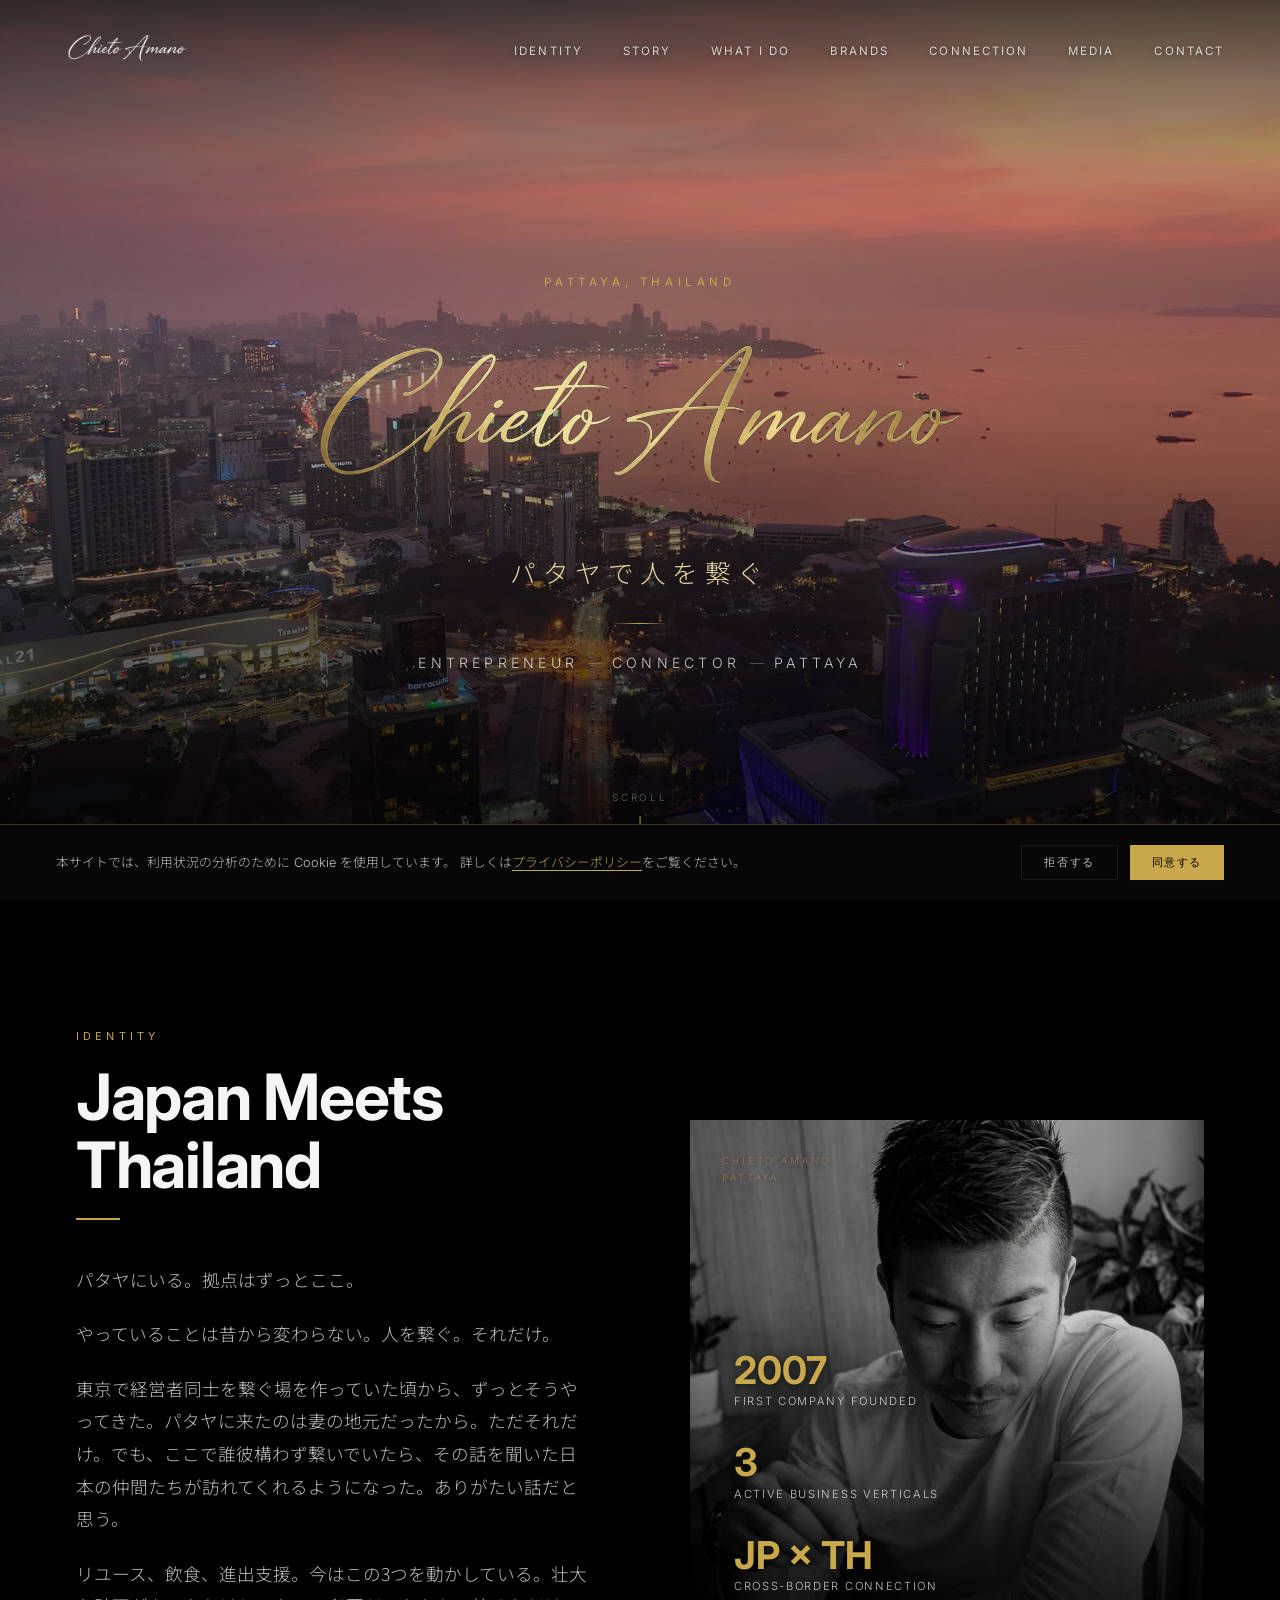
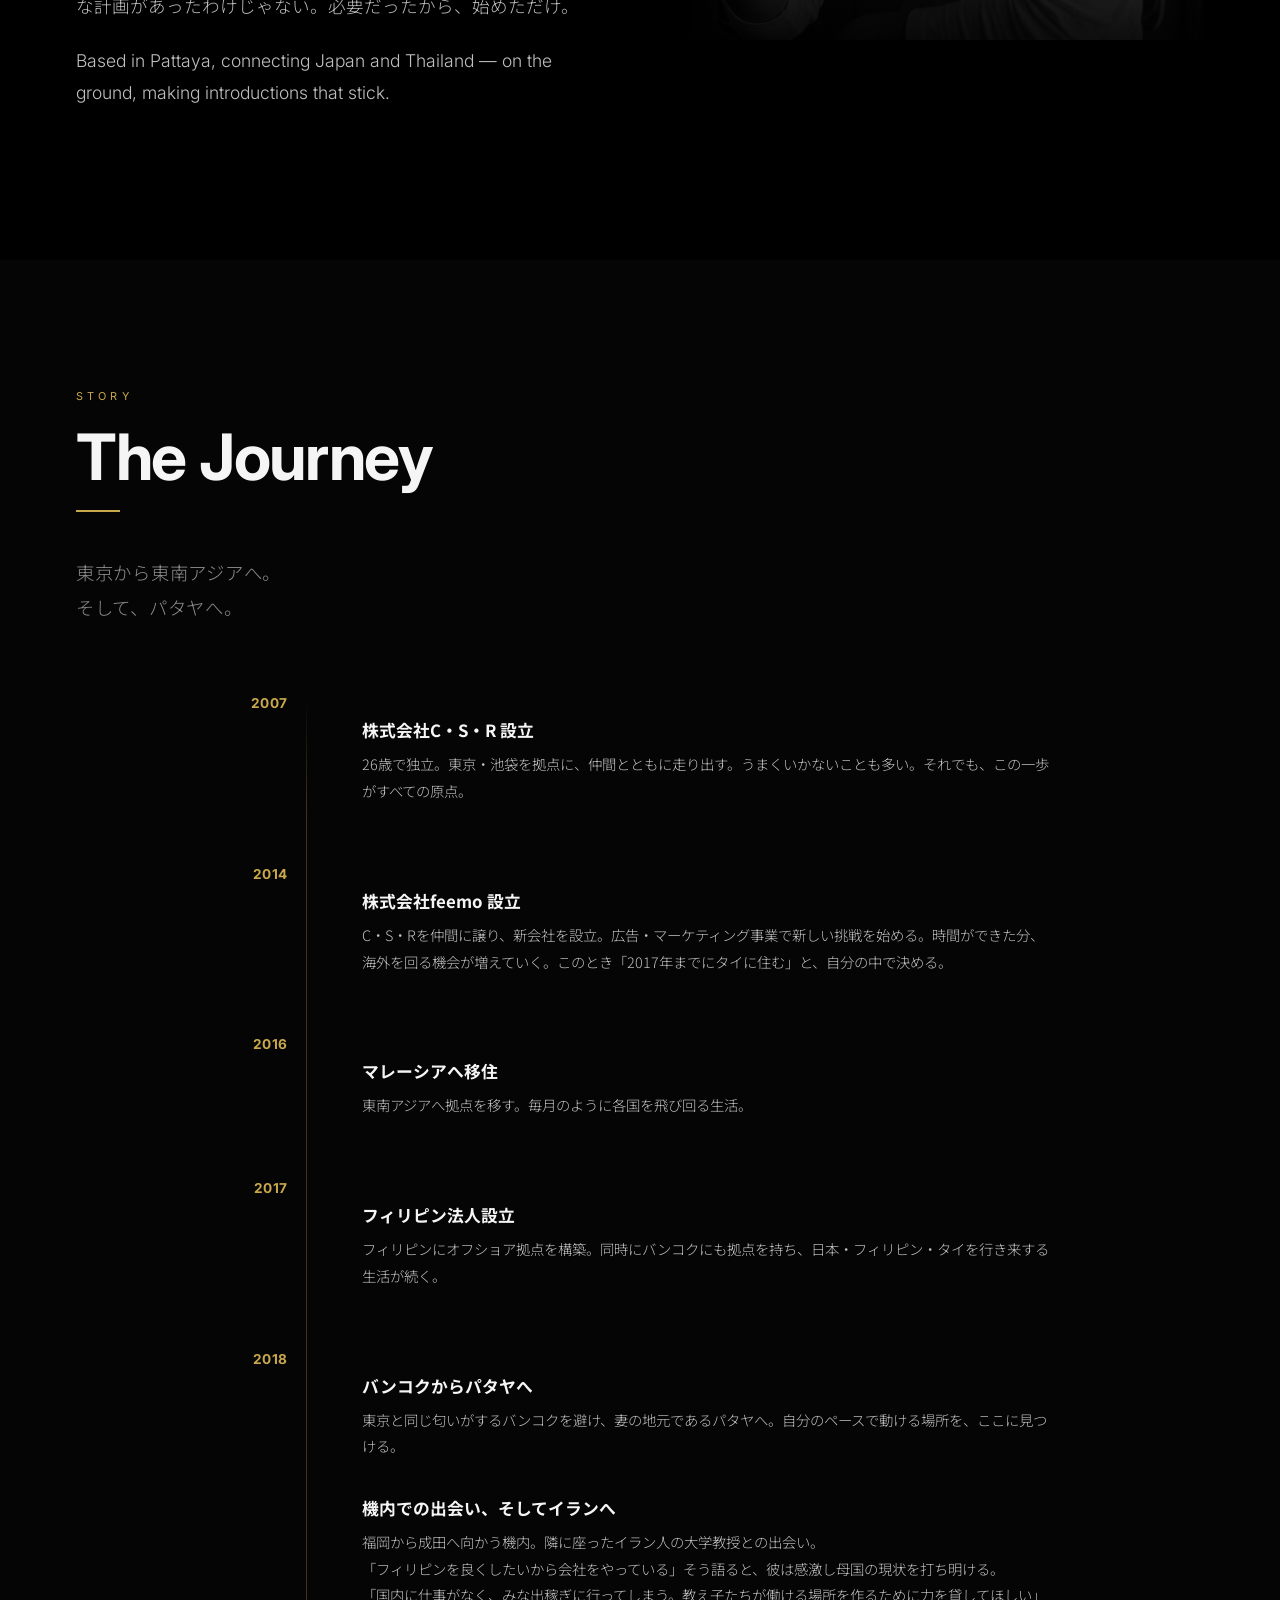
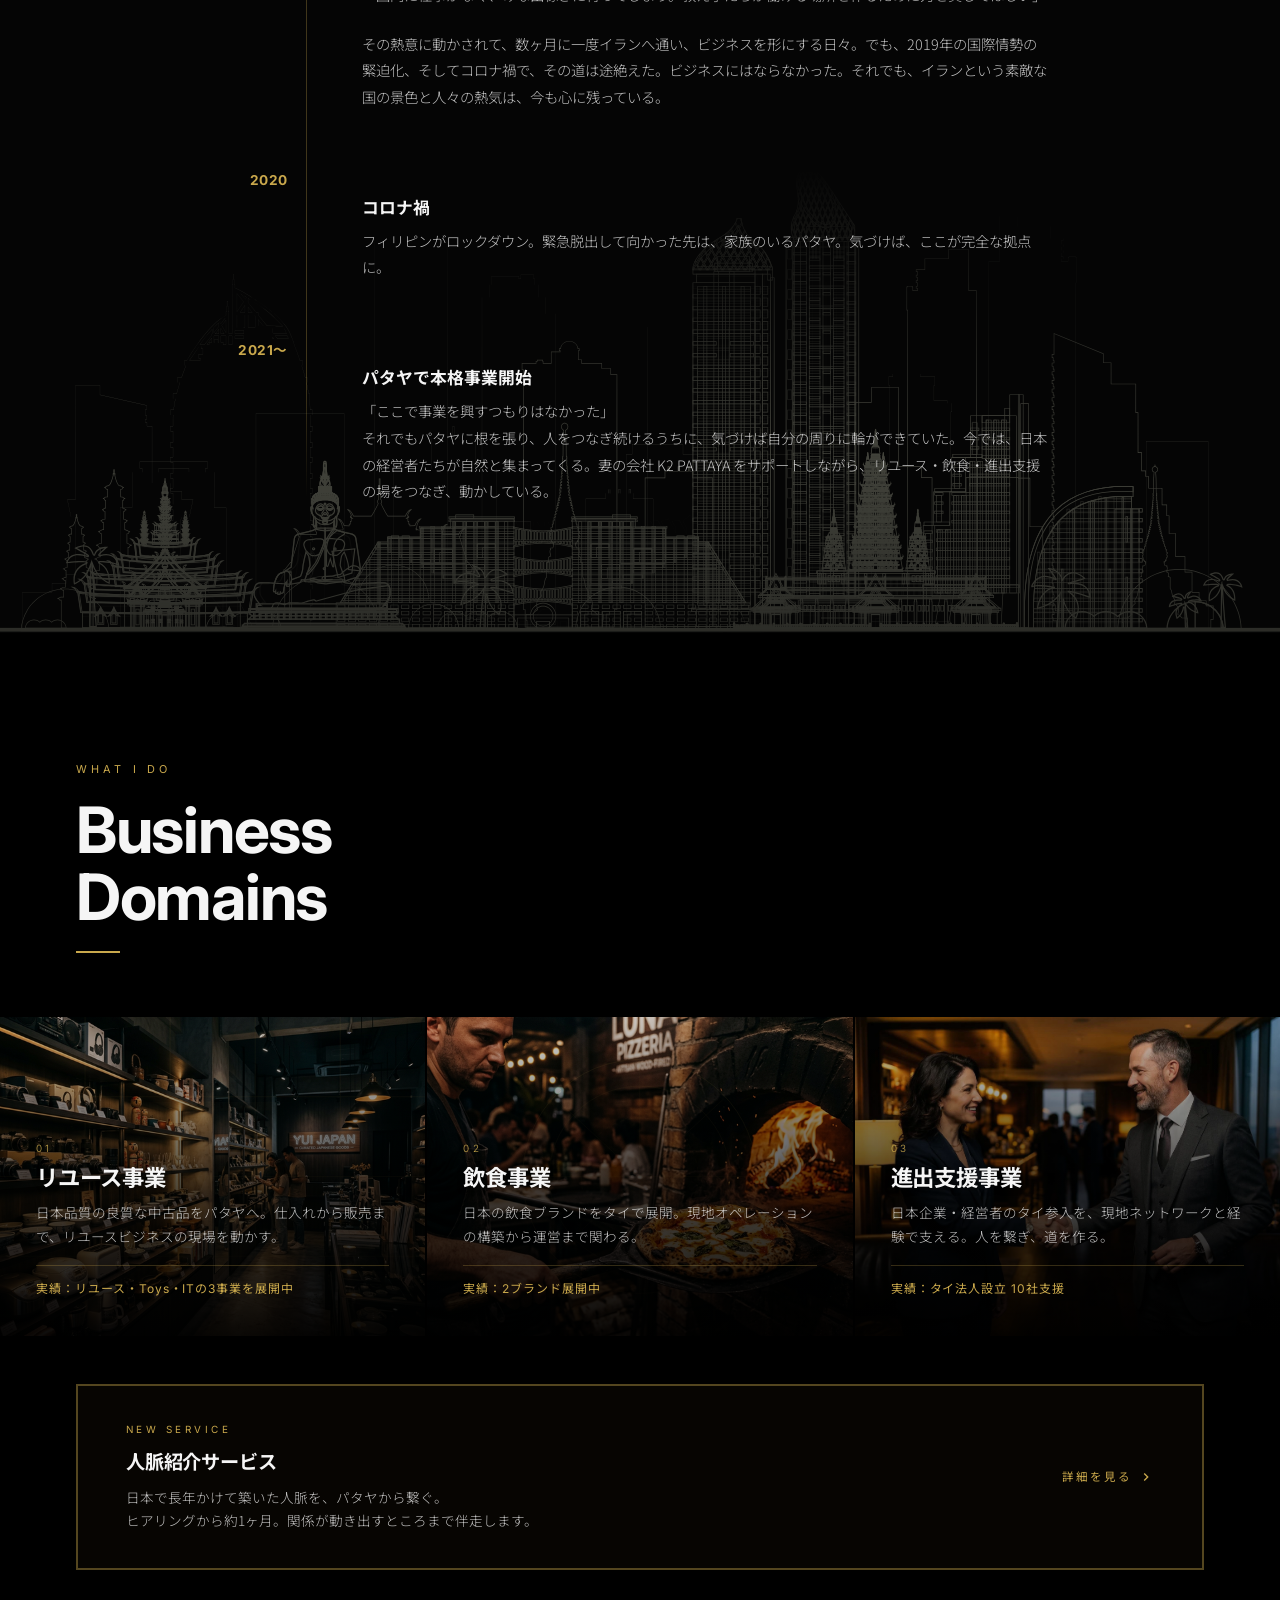
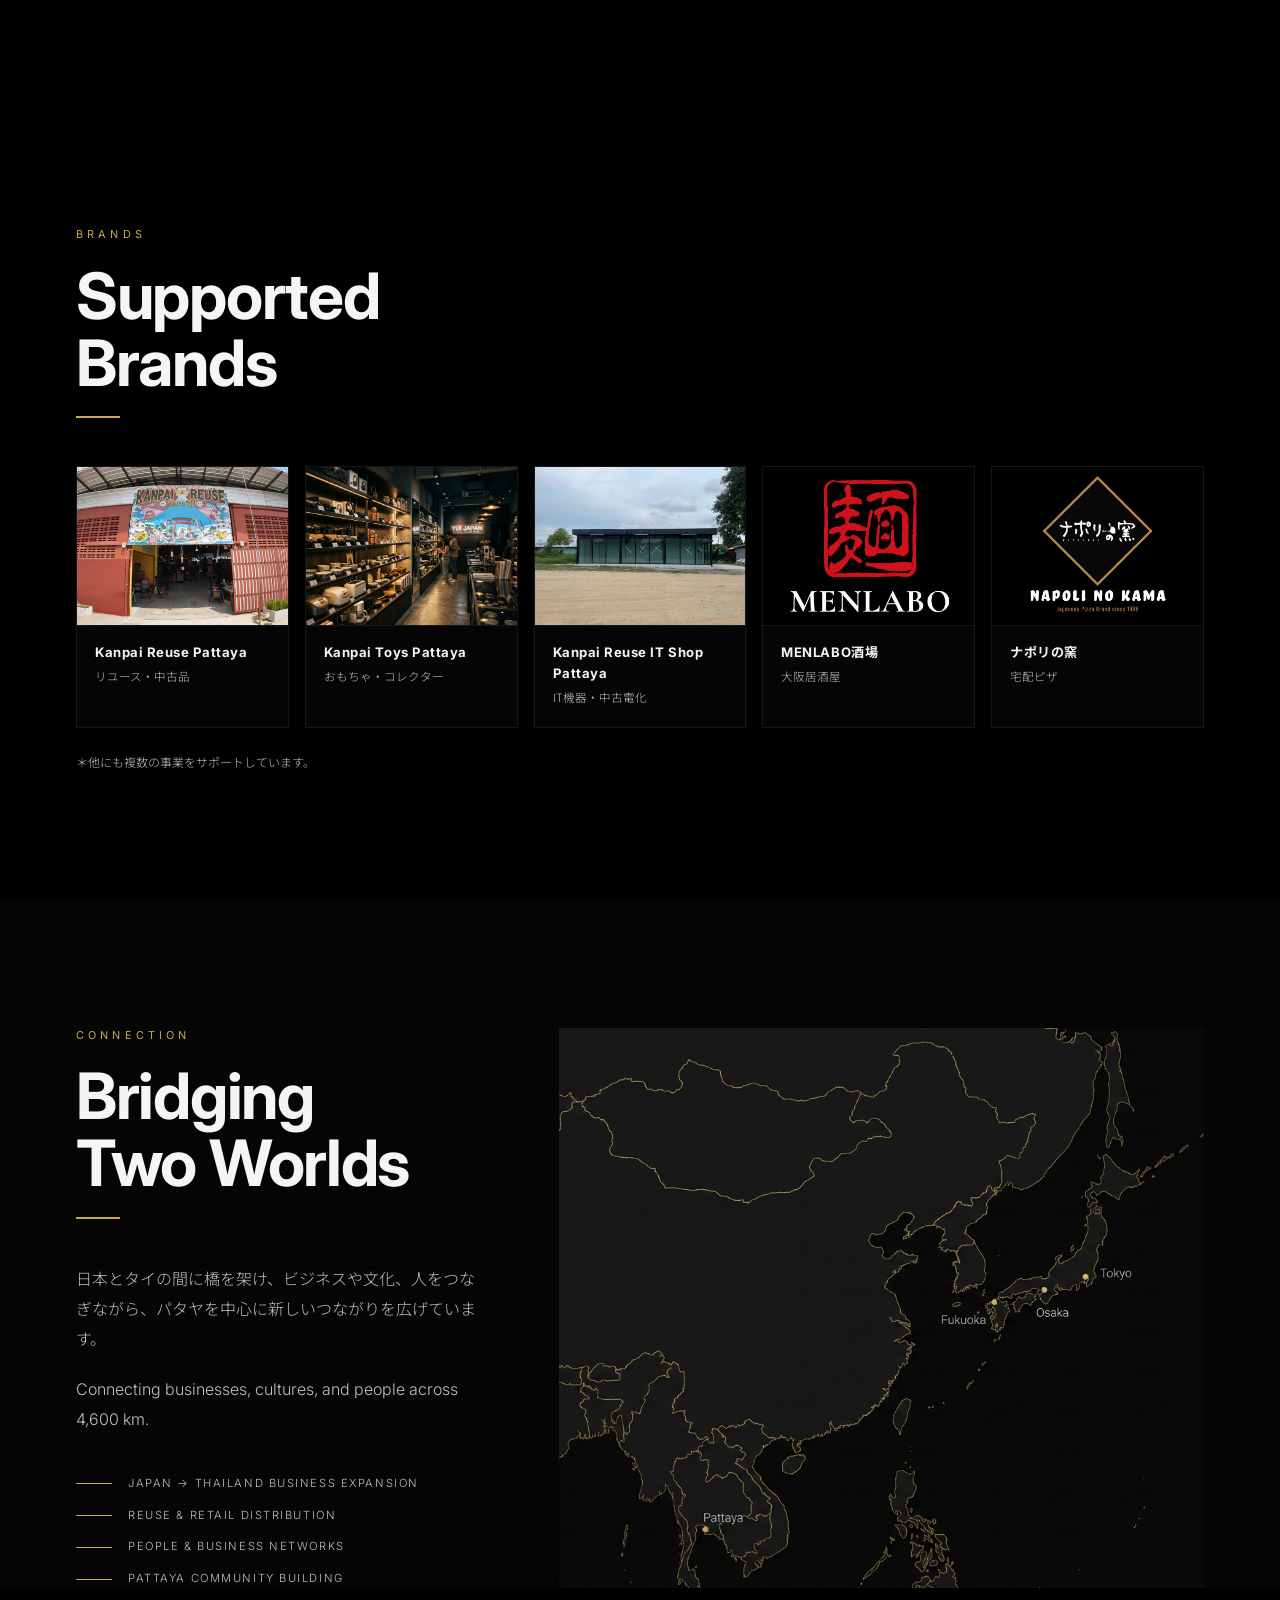
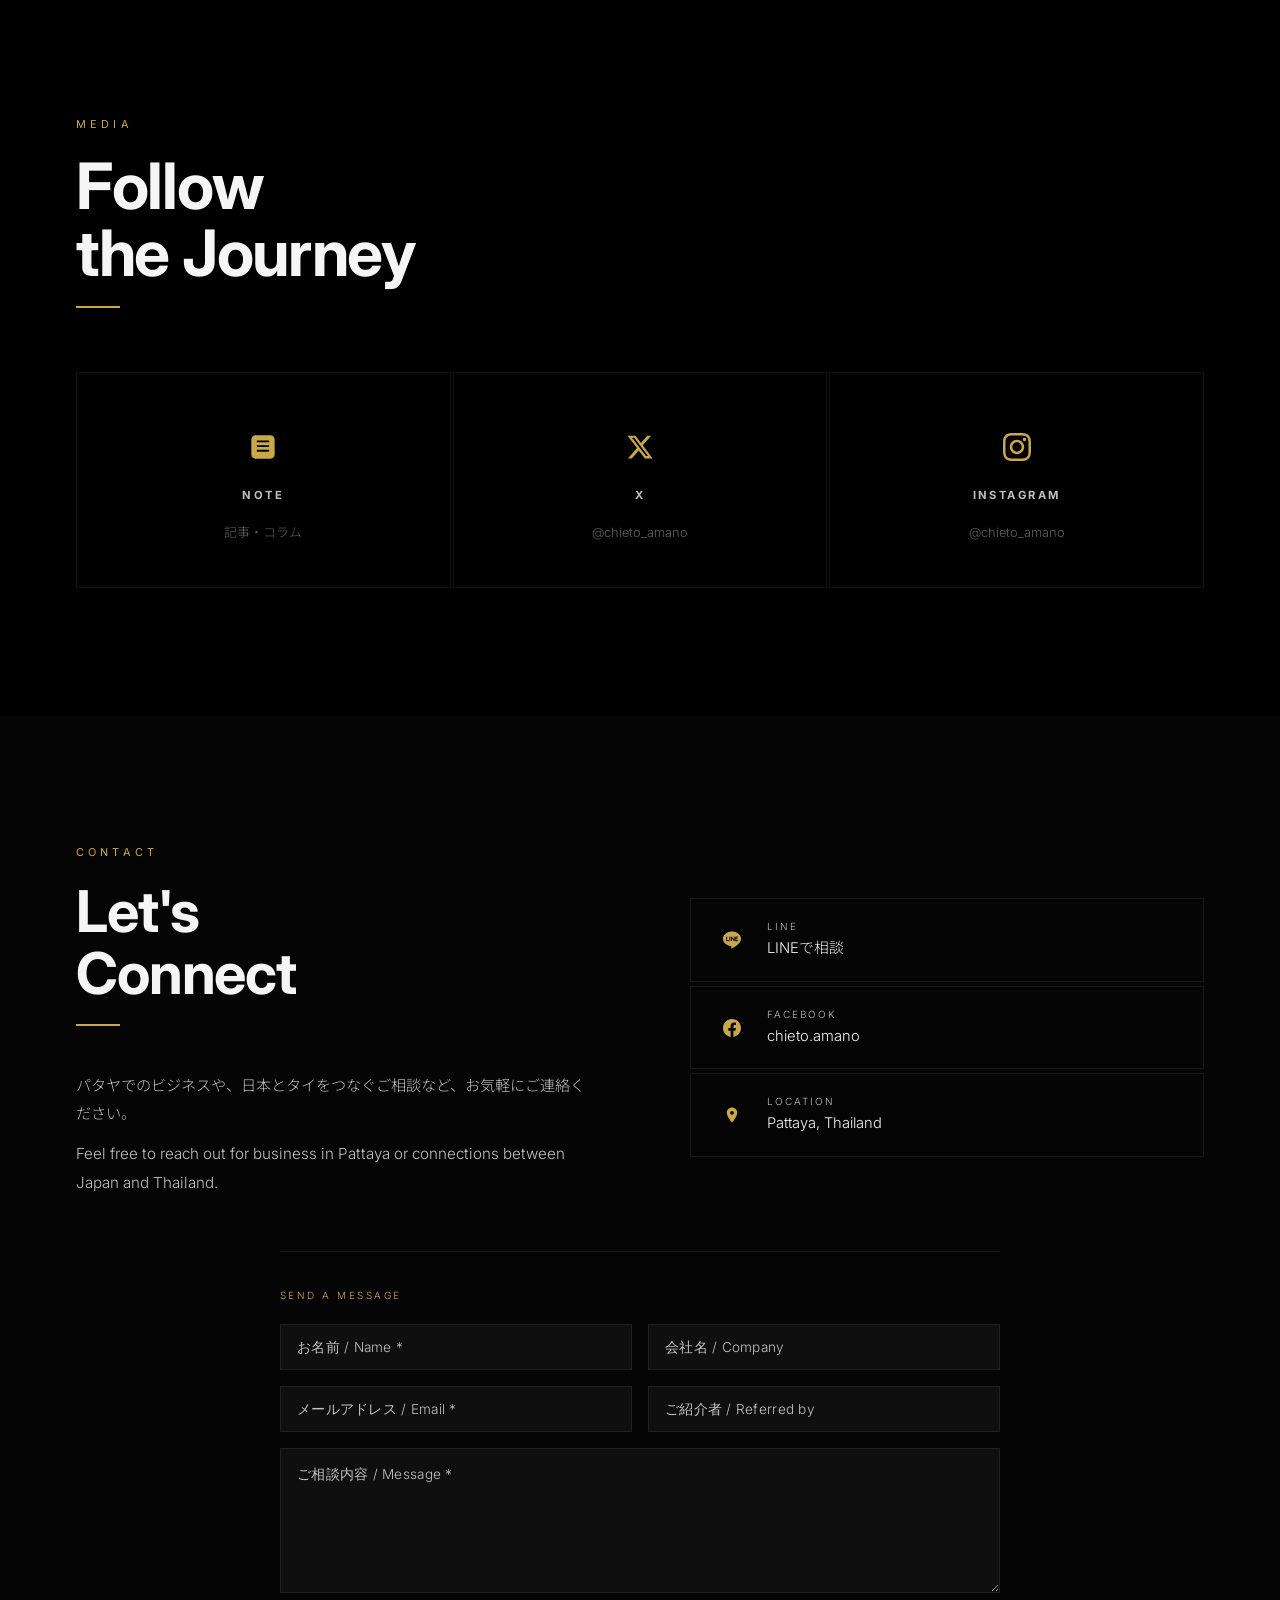
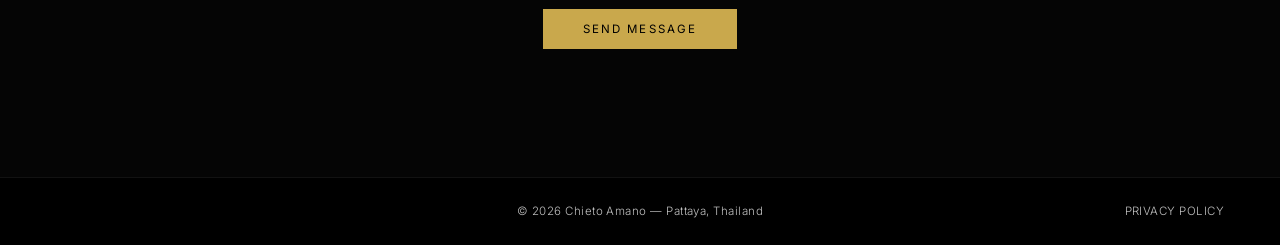
<file: index.html>
<!DOCTYPE html>
<html lang="ja">

<head>
  <meta charset="UTF-8">
  <meta name="viewport" content="width=device-width, initial-scale=1.0">
  <meta name="description"
    content="タイ・パタヤを拠点に、日本とタイを繋ぐコネクター。飲食店やリユース事業を展開しつつ、タイ進出やビジネスに挑戦する人々のサポート役として、現地での縁を紡いでいます。">
  <meta name="keywords"
    content="Chieto Amano, 天野智仁, Pattaya, K2 Pattaya, Japan Thailand business, connector, entrepreneur, Kanpai Reuse, MENLABO">
  <meta name="author" content="Chieto Amano">
  <meta property="og:title" content="Chieto Amano | パタヤの日本人コネクター | 日本とタイを繋ぐ">
  <meta property="og:description"
    content="タイ・パタヤを拠点に、日本とタイを繋ぐコネクター。飲食店やリユース事業を展開しつつ、タイ進出やビジネスに挑戦する人々のサポート役として、現地での縁を紡いでいます。">
  <meta property="og:type" content="website">
  <meta property="og:url" content="https://chietoamano.com/">
  <meta property="og:image" content="https://chietoamano.com/images/og-image.png">
  <meta property="og:locale" content="ja_JP">
  <meta name="twitter:card" content="summary_large_image">
  <meta name="twitter:title" content="Chieto Amano | パタヤの日本人コネクター | 日本とタイを繋ぐ">
  <meta name="twitter:description"
    content="タイ・パタヤを拠点に、日本とタイを繋ぐコネクター。飲食店やリユース事業を展開しつつ、タイ進出やビジネスに挑戦する人々のサポート役として、現地での縁を紡いでいます。">
  <meta name="twitter:image" content="https://chietoamano.com/images/og-image.png">
  <meta name="robots" content="index, follow">
  <link rel="canonical" href="https://chietoamano.com/">
  <title>Chieto Amano | タイ・パタヤの日本人コネクター | 進出支援・リユース・飲食</title>

  <link rel="icon" type="image/svg+xml" href="/favicon.svg">
  <link rel="shortcut icon" href="/favicon.ico">
  <link rel="apple-touch-icon" sizes="180x180" href="/apple-touch-icon.png">
  <link rel="manifest" href="/site.webmanifest">

  <!-- Google Analytics (GA4) -->
  <script async src="https://www.googletagmanager.com/gtag/js?id=G-QHN047XV1Y"></script>
  <script>
    window.dataLayer = window.dataLayer || [];
    function gtag() { dataLayer.push(arguments); }
    gtag('js', new Date());
    gtag('config', 'G-QHN047XV1Y');
  </script>

  <!-- Microsoft Clarity -->
  <script type="text/javascript">
    (function (c, l, a, r, i, t, y) {
      c[a] = c[a] || function () { (c[a].q = c[a].q || []).push(arguments) };
      t = l.createElement(r); t.async = 1; t.src = "https://www.clarity.ms/tag/" + i;
      y = l.getElementsByTagName(r)[0]; y.parentNode.insertBefore(t, y);
    })(window, document, "clarity", "script", "vvpe8lqsrz");
  </script>

  <link rel="preconnect" href="https://fonts.googleapis.com">
  <link rel="preconnect" href="https://fonts.gstatic.com" crossorigin>
  <link
    href="https://fonts.googleapis.com/css2?family=Inter:wght@300;400;700&family=Noto+Sans+JP:wght@300;400;700;900&display=swap"
    rel="stylesheet">
  <link rel="stylesheet" href="style.css">
  <link rel="stylesheet" href="footer.css">


  <!-- JSON-LD Structured Data -->
  <script type="application/ld+json">
  {
    "@context": "https://schema.org",
    "@graph": [
      {
        "@type": "Person",
        "name": "Chieto Amano",
        "alternateName": "天野智仁",
        "jobTitle": "Entrepreneur / Business Connector",
        "description": "Entrepreneur and connector based in Pattaya, Thailand. Building businesses, connecting people, and bridging Japan and Thailand.",
        "url": "https://chietoamano.com/",
        "email": "amano@k2pattaya.co.th",
        "address": {
          "@type": "PostalAddress",
          "addressLocality": "Pattaya",
          "addressRegion": "Chon Buri",
          "addressCountry": "TH"
        },
        "sameAs": [
          "https://note.com/chieto_amano",
          "https://x.com/chieto_amano",
          "https://www.instagram.com/chieto_amano/",
          "https://facebook.com/chieto.amano"
        ]
      },
      {
        "@type": "WebSite",
        "name": "Chieto Amano",
        "url": "https://chietoamano.com/",
        "description": "Entrepreneur and connector based in Pattaya, Thailand. Building businesses, connecting people, and bridging Japan and Thailand.",
        "inLanguage": "ja"
      }
    ]
  }
  </script>
</head>

<body>

  <a href="#main-content" class="skip-link">コンテンツへスキップ</a>

  <!-- ═══════════════════════════ NAVIGATION ═══════════════════════════ -->
  <nav id="navbar">
    <a href="#hero" class="nav-logo">
      <img src="images/chieto-amano-signature-white-black-bg.png" alt="Chieto Amano">
    </a>
    <ul class="nav-links" id="navLinks">
      <li><a href="#identity">Identity</a></li>
      <li><a href="#story">Story</a></li>
      <li><a href="#projects">What I Do</a></li>
      <li><a href="#brands">Brands</a></li>
      <li><a href="#network">Connection</a></li>
      <li><a href="#media">Media</a></li>
      <li><a href="#contact">Contact</a></li>
    </ul>
    <button class="nav-toggle" id="navToggle" aria-label="Menu" aria-expanded="false">
      <span></span><span></span><span></span>
    </button>
  </nav>

  <main id="main-content">

  <!-- ═══════════════════════════ HERO ═══════════════════════════ -->
  <section id="hero" aria-label="Hero">
    <div class="hero-bg" id="heroBg"></div>


    <div class="hero-glow" aria-hidden="true"></div>
    <div class="hero-glow-2" aria-hidden="true"></div>

    <div class="hero-content">
      <p class="hero-eyebrow">Pattaya, Thailand</p>
      <h1 class="hero-name">
        <img src="images/chieto-amano-signature-gold-black-bg.png" alt="天野智仁 - タイ・パタヤのビジネスコネクター" class="hero-name-logo">
        <span class="sr-only">天野智仁 — タイ・パタヤを拠点に日本とタイを繋ぐビジネスコネクター</span>
      </h1>
      <p class="hero-japanese">パタヤで人を繋ぐ</p>
      <div class="hero-rule" aria-hidden="true"></div>
      <p class="hero-tagline">
        <span>Entrepreneur</span>
        <span class="tagline-sep">&mdash;</span>
        <span>Connector</span>
        <span class="tagline-sep">&mdash;</span>
        <span>Pattaya</span>
      </p>
    </div>

    <div class="hero-scroll-hint" aria-hidden="true">
      <span>Scroll</span>
      <div class="scroll-bar"></div>
    </div>
  </section>


  <!-- ═══════════════════════════ IDENTITY ═══════════════════════════ -->
  <section id="identity" aria-labelledby="identity-heading">
    <div class="container">
      <div class="identity-grid">

        <div class="identity-body fade-in">
          <span class="section-eyebrow">Identity</span>
          <h2 class="section-title" id="identity-heading">Japan Meets<br>Thailand</h2>
          <div class="section-rule" aria-hidden="true"></div>
          <p class="identity-jp">パタヤにいる。拠点はずっとここ。</p>
          <p class="identity-jp">やっていることは昔から変わらない。人を繋ぐ。それだけ。</p>
          <p class="identity-jp">東京で経営者同士を繋ぐ場を作っていた頃から、ずっとそうやってきた。パタヤに来たのは妻の地元だったから。ただそれだけ。でも、ここで誰彼構わず繋いでいたら、その話を聞いた日本の仲間たちが訪れてくれるようになった。ありがたい話だと思う。</p>
          <p class="identity-jp">リユース、飲食、進出支援。今はこの3つを動かしている。壮大な計画があったわけじゃない。必要だったから、始めただけ。</p>
          <p>Based in Pattaya, connecting Japan and Thailand — on the ground, making introductions that stick.</p>
          <!-- <div class="tags">
            <span class="tag">Entrepreneur</span>
            <span class="tag">Connector</span>
            <span class="tag">Pattaya</span>
            <span class="tag">Japan × Thailand</span>
            <span class="tag">K2 Pattaya</span>
          </div> -->
        </div>

        <div class="identity-visual fade-in" style="transition-delay:0.18s;">
          <div class="identity-visual-bg"></div>
          <!-- SVG decorative element -->
          <svg style="position:absolute;inset:0;width:100%;height:100%;opacity:0.04;" viewBox="0 0 480 520"
            preserveAspectRatio="xMidYMid slice">
            <line x1="0" y1="130" x2="480" y2="130" stroke="#C9A84C" stroke-width="0.5" />
            <line x1="0" y1="260" x2="480" y2="260" stroke="#C9A84C" stroke-width="0.5" />
            <line x1="0" y1="390" x2="480" y2="390" stroke="#C9A84C" stroke-width="0.5" />
            <line x1="120" y1="0" x2="120" y2="520" stroke="#C9A84C" stroke-width="0.5" />
            <line x1="240" y1="0" x2="240" y2="520" stroke="#C9A84C" stroke-width="0.5" />
            <line x1="360" y1="0" x2="360" y2="520" stroke="#C9A84C" stroke-width="0.5" />
            <circle cx="240" cy="240" r="80" stroke="#C9A84C" stroke-width="0.8" fill="none" />
            <circle cx="240" cy="240" r="140" stroke="#C9A84C" stroke-width="0.4" fill="none" />
          </svg>
          <span class="identity-photo-label">Chieto Amano<br>Pattaya</span>
          <div class="identity-stats">
            <div class="stat-row">
              <span class="stat-num">2007</span>
              <span class="stat-label">First Company Founded</span>
            </div>
            <div class="stat-row">
              <span class="stat-num">3</span>
              <span class="stat-label">Active Business Verticals</span>
            </div>
            <div class="stat-row">
              <span class="stat-num">JP × TH</span>
              <span class="stat-label">Cross-Border Connection</span>
            </div>
          </div>
        </div>

      </div>
    </div>
  </section>


  <!-- ═══════════════════════════ STORY ═══════════════════════════ -->
  <section id="story" aria-labelledby="story-heading">
    <img src="images/pattaya-skyline.svg" class="story-skyline" alt="" aria-hidden="true">
    <div class="container">
      <div class="fade-in">
        <span class="section-eyebrow">Story</span>
        <h2 class="section-title" id="story-heading">The Journey</h2>
        <div class="section-rule" aria-hidden="true"></div>
        <p class="story-lead">東京から東南アジアへ。<br>そして、パタヤへ。</p>
      </div>

      <div class="timeline-wrap" style="margin-top:64px;">
        <div class="timeline-line" aria-hidden="true"></div>

        <div class="tl-item fade-in" style="transition-delay:0.05s;">
          <div class="tl-year">2007</div>

          <div class="tl-body">
            <h3 class="tl-title">株式会社C・S・R 設立</h3>
            <p class="tl-desc">26歳で独立。東京・池袋を拠点に、仲間とともに走り出す。うまくいかないことも多い。それでも、この一歩がすべての原点。</p>
          </div>
        </div>

        <div class="tl-item fade-in" style="transition-delay:0.12s;">
          <div class="tl-year">2014</div>

          <div class="tl-body">
            <h3 class="tl-title">株式会社feemo 設立</h3>
            <p class="tl-desc">
              C・S・Rを仲間に譲り、新会社を設立。広告・マーケティング事業で新しい挑戦を始める。時間ができた分、海外を回る機会が増えていく。このとき「2017年までにタイに住む」と、自分の中で決める。</p>
          </div>
        </div>

        <div class="tl-item fade-in" style="transition-delay:0.19s;">
          <div class="tl-year">2016</div>

          <div class="tl-body">
            <h3 class="tl-title">マレーシアへ移住</h3>
            <p class="tl-desc">東南アジアへ拠点を移す。毎月のように各国を飛び回る生活。</p>
          </div>
        </div>

        <div class="tl-item fade-in" style="transition-delay:0.26s;">
          <div class="tl-year">2017</div>

          <div class="tl-body">
            <h3 class="tl-title">フィリピン法人設立</h3>
            <p class="tl-desc">フィリピンにオフショア拠点を構築。同時にバンコクにも拠点を持ち、日本・フィリピン・タイを行き来する生活が続く。</p>
          </div>
        </div>

        <div class="tl-item fade-in" style="transition-delay:0.33s;">
          <div class="tl-year">2018</div>

          <div class="tl-body">
            <h3 class="tl-title">バンコクからパタヤへ</h3>
            <p class="tl-desc">東京と同じ匂いがするバンコクを避け、妻の地元であるパタヤへ。自分のペースで動ける場所を、ここに見つける。</p>

            <h3 class="tl-title" style="margin-top: 36px;">機内での出会い、そしてイランへ</h3>
            <p class="tl-desc">福岡から成田へ向かう機内。隣に座ったイラン人の大学教授との出会い。</p>
            <p class="tl-desc">「フィリピンを良くしたいから会社をやっている」そう語ると、彼は感激し母国の現状を打ち明ける。</p>
            <p class="tl-desc" style="margin-bottom: 1.5em;">「国内に仕事がなく、みな出稼ぎに行ってしまう。教え子たちが働ける場所を作るために力を貸してほしい」</p>
            <p class="tl-desc">
              その熱意に動かされて、数ヶ月に一度イランへ通い、ビジネスを形にする日々。でも、2019年の国際情勢の緊迫化、そしてコロナ禍で、その道は途絶えた。ビジネスにはならなかった。それでも、イランという素敵な国の景色と人々の熱気は、今も心に残っている。
            </p>
          </div>
        </div>

        <div class="tl-item fade-in" style="transition-delay:0.4s;">
          <div class="tl-year">2020</div>

          <div class="tl-body">
            <h3 class="tl-title">コロナ禍</h3>
            <p class="tl-desc">フィリピンがロックダウン。緊急脱出して向かった先は、家族のいるパタヤ。気づけば、ここが完全な拠点に。</p>
          </div>
        </div>

        <div class="tl-item fade-in" style="transition-delay:0.47s;">
          <div class="tl-year">2021〜</div>

          <div class="tl-body">
            <h3 class="tl-title">パタヤで本格事業開始</h3>
            <p class="tl-desc">「ここで事業を興すつもりはなかった」</p>
            <p class="tl-desc">それでもパタヤに根を張り、人をつなぎ続けるうちに、気づけば自分の周りに輪ができていた。今では、日本の経営者たちが自然と集まってくる。妻の会社 K2 PATTAYA をサポートしながら、リユース・飲食・進出支援の場をつなぎ、動かしている。</p>
          </div>
        </div>

      </div>
    </div>
  </section>


  <!-- ═══════════════════════════ PROJECTS ═══════════════════════════ -->
  <section id="projects" aria-labelledby="projects-heading">
    <div class="container projects-intro">
      <div class="fade-in">
        <span class="section-eyebrow">What I Do</span>
        <h2 class="section-title" id="projects-heading">Business<br>Domains</h2>
        <div class="section-rule" aria-hidden="true"></div>
      </div>
    </div>

    <div class="projects-grid fade-in" style="transition-delay:0.15s;">

      <article class="pcard">
        <div class="pcard-bg pcard-bg-1" aria-hidden="true">
          <svg class="pcard-grid-svg" viewBox="0 0 400 300" preserveAspectRatio="xMidYMid slice">
            <line x1="0" y1="75" x2="400" y2="75" stroke="#C9A84C" stroke-width="0.6" />
            <line x1="0" y1="150" x2="400" y2="150" stroke="#C9A84C" stroke-width="0.6" />
            <line x1="0" y1="225" x2="400" y2="225" stroke="#C9A84C" stroke-width="0.6" />
            <line x1="80" y1="0" x2="80" y2="300" stroke="#C9A84C" stroke-width="0.6" />
            <line x1="160" y1="0" x2="160" y2="300" stroke="#C9A84C" stroke-width="0.6" />
            <line x1="240" y1="0" x2="240" y2="300" stroke="#C9A84C" stroke-width="0.6" />
            <line x1="320" y1="0" x2="320" y2="300" stroke="#C9A84C" stroke-width="0.6" />
            <rect x="140" y="80" width="120" height="8" fill="rgba(201,168,76,0.25)" rx="1" />
            <rect x="140" y="140" width="120" height="8" fill="rgba(201,168,76,0.25)" rx="1" />
            <rect x="140" y="200" width="120" height="8" fill="rgba(201,168,76,0.25)" rx="1" />
            <rect x="148" y="88" width="14" height="52" fill="rgba(201,168,76,0.12)" rx="1" />
            <rect x="170" y="88" width="14" height="52" fill="rgba(201,168,76,0.12)" rx="1" />
            <rect x="192" y="88" width="14" height="52" fill="rgba(201,168,76,0.12)" rx="1" />
            <rect x="214" y="88" width="14" height="52" fill="rgba(201,168,76,0.12)" rx="1" />
            <rect x="236" y="88" width="14" height="52" fill="rgba(201,168,76,0.12)" rx="1" />
          </svg>
        </div>
        <div class="pcard-overlay">
          <span class="pcard-num">01</span>
          <h3 class="pcard-title">リユース事業</h3>
          <p class="pcard-desc">日本品質の良質な中古品をパタヤへ。仕入れから販売まで、リユースビジネスの現場を動かす。</p>
          <p class="pcard-ref">実績：リユース・Toys・ITの3事業を展開中</p>
        </div>
      </article>

      <article class="pcard">
        <div class="pcard-bg pcard-bg-2" aria-hidden="true">
          <svg class="pcard-grid-svg" viewBox="0 0 400 300" preserveAspectRatio="xMidYMid slice">
            <circle cx="200" cy="150" r="110" stroke="#C9A84C" stroke-width="0.8" fill="none" />
            <circle cx="200" cy="150" r="85" stroke="#C9A84C" stroke-width="0.5" fill="none" />
            <circle cx="200" cy="150" r="55" stroke="#C9A84C" stroke-width="0.4" fill="none" stroke-dasharray="4,4" />
            <line x1="200" y1="40" x2="200" y2="260" stroke="#C9A84C" stroke-width="0.4" />
            <line x1="90" y1="150" x2="310" y2="150" stroke="#C9A84C" stroke-width="0.4" />
            <line x1="122" y1="78" x2="278" y2="222" stroke="#C9A84C" stroke-width="0.4" />
            <line x1="278" y1="78" x2="122" y2="222" stroke="#C9A84C" stroke-width="0.4" />
          </svg>
        </div>
        <div class="pcard-overlay">
          <span class="pcard-num">02</span>
          <h3 class="pcard-title">飲食事業</h3>
          <p class="pcard-desc">日本の飲食ブランドをタイで展開。現地オペレーションの構築から運営まで関わる。</p>
          <p class="pcard-ref">実績：2ブランド展開中</p>
        </div>
      </article>

      <article class="pcard">
        <div class="pcard-bg pcard-bg-4" aria-hidden="true"></div>
        <div class="pcard-overlay">
          <span class="pcard-num">03</span>
          <h3 class="pcard-title">進出支援事業</h3>
          <p class="pcard-desc">日本企業・経営者のタイ参入を、現地ネットワークと経験で支える。人を繋ぎ、道を作る。</p>
          <p class="pcard-ref">実績：タイ法人設立 10社支援</p>
        </div>
      </article>

    </div>

    <!-- Human Network Service Banner -->
    <div class="container fade-in" style="margin-top:48px; transition-delay:0.25s;">
      <a href="introduction.html" class="intro-service-banner" aria-label="人脈紹介サービスの詳細を見る">
        <div class="isb-body">
          <span class="isb-eyebrow">New Service</span>
          <p class="isb-title">人脈紹介サービス</p>
          <p class="isb-desc">日本で長年かけて築いた人脈を、パタヤから繋ぐ。<br>ヒアリングから約1ヶ月。関係が動き出すところまで伴走します。</p>
        </div>
        <div class="isb-cta" aria-hidden="true">
          <span>詳細を見る</span>
          <svg viewBox="0 0 24 24" width="16" height="16" fill="currentColor"><path d="M8.59 16.59L13.17 12 8.59 7.41 10 6l6 6-6 6z"/></svg>
        </div>
      </a>
    </div>

  </section>


  <!-- ═══════════════════════════ BRANDS ═══════════════════════════ -->
  <section id="brands" aria-labelledby="brands-heading">
    <div class="container">
      <div class="fade-in">
        <span class="section-eyebrow">Brands</span>
        <h2 class="section-title" id="brands-heading">Supported<br>Brands</h2>
        <div class="section-rule" aria-hidden="true"></div>
      </div>
      <div class="brands-grid fade-in" style="transition-delay:0.15s;">

        <a href="https://web.facebook.com/kanpaireuse.pattaya" class="brand-card" target="_blank" rel="noopener noreferrer">
          <div class="brand-card-img">
            <img src="images/project-kanpai-reuse.jpg" alt="Kanpai Reuse Pattaya" loading="lazy">
          </div>
          <div class="brand-card-info">
            <p class="brand-card-name">Kanpai Reuse Pattaya</p>
            <span class="brand-card-label">リユース・中古品</span>
          </div>
        </a>

        <a href="https://web.facebook.com/kanpaitoys" class="brand-card" target="_blank" rel="noopener noreferrer">
          <div class="brand-card-img">
            <img src="images/project-kanpai.png" alt="Kanpai Toys Pattaya" loading="lazy">
          </div>
          <div class="brand-card-info">
            <p class="brand-card-name">Kanpai Toys Pattaya</p>
            <span class="brand-card-label">おもちゃ・コレクター</span>
          </div>
        </a>

        <a href="https://web.facebook.com/kanpaitshop" class="brand-card" target="_blank" rel="noopener noreferrer">
          <div class="brand-card-img">
            <img src="images/project-kanpai-it.jpg" alt="Kanpai Reuse IT Shop Pattaya" loading="lazy">
          </div>
          <div class="brand-card-info">
            <p class="brand-card-name">Kanpai Reuse IT Shop Pattaya</p>
            <span class="brand-card-label">IT機器・中古電化</span>
          </div>
        </a>

        <a href="https://web.facebook.com/menlabo.pattaya" class="brand-card" target="_blank" rel="noopener noreferrer">
          <div class="brand-card-img">
            <img src="images/project-menlabo.jpg" alt="MENLABO酒場" loading="lazy">
          </div>
          <div class="brand-card-info">
            <p class="brand-card-name">MENLABO酒場</p>
            <span class="brand-card-label">大阪居酒屋</span>
          </div>
        </a>

        <a href="https://web.facebook.com/napolinokamathailand" class="brand-card" target="_blank" rel="noopener noreferrer">
          <div class="brand-card-img">
            <img src="images/project-napoli.jpg" alt="Napoli no Kama TH" loading="lazy">
          </div>
          <div class="brand-card-info">
            <p class="brand-card-name">ナポリの窯</p>
            <span class="brand-card-label">宅配ピザ</span>
          </div>
        </a>

      </div>
      <p class="brands-note fade-in" style="transition-delay:0.25s;">＊他にも複数の事業をサポートしています。</p>
    </div>
  </section>


  <!-- ═══════════════════════════ PATTAYA NETWORK ═══════════════════════════ -->
  <section id="network" aria-labelledby="network-heading">
    <div class="container">
      <div class="network-grid">

        <div class="network-text fade-in">
          <span class="section-eyebrow">Connection</span>
          <h2 class="section-title" id="network-heading">Bridging<br>Two Worlds</h2>
          <div class="section-rule" aria-hidden="true"></div>
          <p class="jp">日本とタイの間に橋を架け、ビジネスや文化、人をつなぎながら、パタヤを中心に新しいつながりを広げています。</p>
          <p>Connecting businesses, cultures, and people across 4,600 km.</p>
          <div class="network-pillars">
            <div class="pillar">
              <div class="pillar-line" aria-hidden="true"></div>
              <span>Japan → Thailand Business Expansion</span>
            </div>
            <div class="pillar">
              <div class="pillar-line" aria-hidden="true"></div>
              <span>Reuse &amp; Retail Distribution</span>
            </div>
            <div class="pillar">
              <div class="pillar-line" aria-hidden="true"></div>
              <span>People &amp; Business Networks</span>
            </div>
            <div class="pillar">
              <div class="pillar-line" aria-hidden="true"></div>
              <span>Pattaya Community Building</span>
            </div>
          </div>
        </div>

        <!-- Animated Map -->
        <div class="network-map-wrap fade-in" id="networkMap" style="transition-delay:0.25s;"
          aria-label="Map showing connection between Japan and Thailand">
          <div class="map-image-wrap">
            <picture>
              <source media="(max-width: 768px)" srcset="images/network-map-mobile.jpg">
              <img src="images/map.jpeg"
                alt="East Asia map showing connection between Tokyo, Japan and Pattaya, Thailand" class="map-img" loading="lazy" />
            </picture>
          </div>
        </div>

      </div>
    </div>

  </section>


  <!-- ═══════════════════════════ MEDIA ═══════════════════════════ -->
  <section id="media" aria-labelledby="media-heading">
    <div class="container">
      <div class="fade-in">
        <span class="section-eyebrow">Media</span>
        <h2 class="section-title" id="media-heading">Follow<br>the Journey</h2>
        <div class="section-rule" aria-hidden="true"></div>
      </div>

      <div class="media-grid fade-in" style="transition-delay:0.15s;">

        <a href="https://note.com/chieto_amano" target="_blank" rel="noopener noreferrer me" class="mcard">
          <div class="mcard-icon" aria-hidden="true">
            <svg viewBox="0 0 24 24" xmlns="http://www.w3.org/2000/svg">
              <path
                d="M18.4 2H5.6C3.6 2 2 3.6 2 5.6v12.8C2 20.4 3.6 22 5.6 22h12.8c2 0 3.6-1.6 3.6-3.6V5.6C22 3.6 20.4 2 18.4 2zm-1.8 14H7.4c-.4 0-.8-.4-.8-.8s.4-.8.8-.8h9.2c.4 0 .8.4.8.8s-.4.8-.8.8zm0-4H7.4c-.4 0-.8-.4-.8-.8s.4-.8.8-.8h9.2c.4 0 .8.4.8.8s-.4.8-.8.8zm0-4H7.4c-.4 0-.8-.4-.8-.8s.4-.8.8-.8h9.2c.4 0 .8.4.8.8s-.4.8-.8.8z" />
            </svg>
          </div>
          <span class="mcard-name">note</span>
          <span class="mcard-handle">記事・コラム</span>
        </a>

        <a href="https://x.com/chieto_amano" target="_blank" rel="noopener noreferrer me" class="mcard">
          <div class="mcard-icon" aria-hidden="true">
            <svg viewBox="0 0 24 24" xmlns="http://www.w3.org/2000/svg">
              <path
                d="M18.244 2.25h3.308l-7.227 8.26 8.502 11.24H16.17l-5.214-6.817L4.99 21.75H1.68l7.73-8.835L1.254 2.25H8.08l4.713 6.231zm-1.161 17.52h1.833L7.084 4.126H5.117z" />
            </svg>
          </div>
          <span class="mcard-name">X</span>
          <span class="mcard-handle">@chieto_amano</span>
        </a>

        <a href="https://www.instagram.com/chieto_amano/" target="_blank" rel="noopener noreferrer me" class="mcard">
          <div class="mcard-icon" aria-hidden="true">
            <svg viewBox="0 0 24 24" xmlns="http://www.w3.org/2000/svg">
              <path
                d="M12 2.163c3.204 0 3.584.012 4.85.07 3.252.148 4.771 1.691 4.919 4.919.058 1.265.069 1.645.069 4.849 0 3.205-.012 3.584-.069 4.849-.149 3.225-1.664 4.771-4.919 4.919-1.266.058-1.644.07-4.85.07-3.204 0-3.584-.012-4.849-.07-3.26-.149-4.771-1.699-4.919-4.92-.058-1.265-.07-1.644-.07-4.849 0-3.204.013-3.583.07-4.849.149-3.227 1.664-4.771 4.919-4.919 1.266-.057 1.645-.069 4.849-.069zm0-2.163c-3.259 0-3.667.014-4.947.072-4.358.2-6.78 2.618-6.98 6.98-.059 1.281-.073 1.689-.073 4.948 0 3.259.014 3.668.072 4.948.2 4.358 2.618 6.78 6.98 6.98 1.281.058 1.689.072 4.948.072 3.259 0 3.668-.014 4.948-.072 4.354-.2 6.782-2.618 6.979-6.98.059-1.28.073-1.689.073-4.948 0-3.259-.014-3.667-.072-4.947-.196-4.354-2.617-6.78-6.979-6.98-1.281-.059-1.69-.073-4.949-.073zm0 5.838c-3.403 0-6.162 2.759-6.162 6.162s2.759 6.163 6.162 6.163 6.162-2.759 6.162-6.163c0-3.403-2.759-6.162-6.162-6.162zm0 10.162c-2.209 0-4-1.79-4-4 0-2.209 1.791-4 4-4s4 1.791 4 4c0 2.21-1.791 4-4 4zm6.406-11.845c-.796 0-1.441.645-1.441 1.44s.645 1.44 1.441 1.44c.795 0 1.439-.645 1.439-1.44s-.644-1.44-1.439-1.44z" />
            </svg>
          </div>
          <span class="mcard-name">Instagram</span>
          <span class="mcard-handle">@chieto_amano</span>
        </a>

      </div>
    </div>
  </section>


  <!-- ═══════════════════════════ CONTACT ═══════════════════════════ -->
  <section id="contact" aria-labelledby="contact-heading">
    <div class="container">
      <div class="contact-grid">

        <div class="contact-intro fade-in">
          <span class="section-eyebrow">Contact</span>
          <h2 id="contact-heading">Let's<br>Connect</h2>
          <div class="section-rule" style="margin-top:20px;" aria-hidden="true"></div>
          <p class="jp">パタヤでのビジネスや、日本とタイをつなぐご相談など、お気軽にご連絡ください。</p>
          <p>Feel free to reach out for business in Pattaya or connections between Japan and Thailand.</p>
        </div>

        <div class="clist fade-in" style="transition-delay:0.18s;">


          <a href="https://line.me/ti/p/Vgn1_ZlgXN" target="_blank" rel="noopener noreferrer" class="citem">
            <div class="citem-icon" aria-hidden="true">
              <svg viewBox="0 0 24 24">
                <path
                  d="M19.365 9.863c.349 0 .63.285.63.631 0 .345-.281.63-.63.63H17.61v1.125h1.755c.349 0 .63.283.63.63 0 .344-.281.629-.63.629h-2.386c-.345 0-.627-.285-.627-.629V8.108c0-.345.282-.63.627-.63h2.386c.349 0 .63.285.63.63 0 .349-.281.63-.63.63H17.61v1.125h1.755zm-3.855 3.016c0 .27-.174.51-.432.596-.064.021-.133.031-.199.031-.211 0-.391-.09-.51-.25l-2.443-3.317v2.94c0 .344-.279.629-.631.629-.346 0-.626-.285-.626-.629V8.108c0-.27.173-.51.43-.595.06-.023.136-.033.194-.033.195 0 .375.104.495.254l2.462 3.33V8.108c0-.345.282-.63.63-.63.345 0 .63.285.63.63v4.771zm-5.741 0c0 .344-.282.629-.631.629-.345 0-.627-.285-.627-.629V8.108c0-.345.282-.63.627-.63.349 0 .631.285.631.63v4.771zm-2.466.629H4.917c-.345 0-.63-.285-.63-.629V8.108c0-.345.285-.63.63-.63.348 0 .63.285.63.63v4.141h1.756c.348 0 .629.283.629.63 0 .344-.281.629-.629.629M24 10.314C24 4.943 18.615.572 12 .572S0 4.943 0 10.314c0 4.811 4.27 8.842 10.035 9.608.391.082.923.258 1.058.59.12.301.079.766.038 1.08l-.164 1.02c-.045.301-.24 1.186 1.049.645 1.291-.539 6.916-4.078 9.436-6.975C23.176 14.393 24 12.458 24 10.314" />
              </svg>
            </div>
            <div>
              <div class="citem-label">LINE</div>
              <div class="citem-val">LINEで相談</div>
            </div>
          </a>

          <a href="https://facebook.com/chieto.amano" target="_blank" rel="noopener noreferrer me" class="citem">
            <div class="citem-icon" aria-hidden="true">
              <svg viewBox="0 0 24 24">
                <path
                  d="M24 12.073c0-6.627-5.373-12-12-12s-12 5.373-12 12c0 5.99 4.388 10.954 10.125 11.854v-8.385H7.078v-3.47h3.047V9.43c0-3.007 1.792-4.669 4.533-4.669 1.312 0 2.686.235 2.686.235v2.953H15.83c-1.491 0-1.956.925-1.956 1.874v2.25h3.328l-.532 3.47h-2.796v8.385C19.612 23.027 24 18.062 24 12.073z" />
              </svg>
            </div>
            <div>
              <div class="citem-label">Facebook</div>
              <div class="citem-val">chieto.amano</div>
            </div>
          </a>

          <a href="https://www.google.com/maps/place/Pattaya,+Chon Buri,+Thailand" target="_blank"
            rel="noopener noreferrer" class="citem">
            <div class="citem-icon" aria-hidden="true">
              <svg viewBox="0 0 24 24">
                <path
                  d="M12 2C8.13 2 5 5.13 5 9c0 5.25 7 13 7 13s7-7.75 7-13c0-3.87-3.13-7-7-7zm0 9.5c-1.38 0-2.5-1.12-2.5-2.5s1.12-2.5 2.5-2.5 2.5 1.12 2.5 2.5-1.12 2.5-2.5 2.5z" />
              </svg>
            </div>
            <div>
              <div class="citem-label">Location</div>
              <div class="citem-val">Pattaya, Thailand</div>
            </div>
          </a>

        </div>
      </div>

      <!-- Contact Form (Full Width) -->
      <div class="contact-form-wrap fade-in" style="transition-delay:0.3s;">
        <p class="contact-form-title">Send a Message</p>
        <form id="contactForm" class="contact-form" action="https://formspree.io/f/mnjgzjdq" method="POST">
          <input type="text" name="_gotcha" tabindex="-1" autocomplete="off" style="display:none">
          <div class="form-row">
            <label for="f-name" class="sr-only">お名前 / Name</label>
            <input type="text" id="f-name" name="name" placeholder="お名前 / Name *" required>
            <label for="f-company" class="sr-only">会社名 / Company</label>
            <input type="text" id="f-company" name="company" placeholder="会社名 / Company">
          </div>
          <div class="form-row">
            <label for="f-email" class="sr-only">メールアドレス / Email</label>
            <input type="email" id="f-email" name="email" placeholder="メールアドレス / Email *" required>
            <label for="f-referral" class="sr-only">ご紹介者 / Referred by</label>
            <input type="text" id="f-referral" name="referral" placeholder="ご紹介者 / Referred by">
          </div>
          <label for="f-message" class="sr-only">ご相談内容 / Message</label>
          <textarea id="f-message" name="message" placeholder="ご相談内容 / Message *" rows="5" required></textarea>
          <button type="submit" class="form-submit-btn" id="formSubmitBtn">Send Message</button>
        </form>
        <div class="form-thanks" id="formThanks">
          <p>メッセージを受け付けました。ありがとうございます。</p>
          <p class="thanks-sub">Thank you for your message. I'll get back to you soon.</p>
        </div>
      </div>

    </div>
  </section>


  </main>

  <!-- ═══════════════════════════ COOKIE BANNER ═══════════════════════════ -->
  <div id="cookie-banner" role="dialog" aria-label="Cookie の使用について">
    <p class="cookie-text">
      本サイトでは、利用状況の分析のために Cookie を使用しています。
      詳しくは<a href="privacy.html">プライバシーポリシー</a>をご覧ください。
    </p>
    <div class="cookie-actions">
      <button class="cookie-btn cookie-btn-decline" id="cookieDecline">拒否する</button>
      <button class="cookie-btn cookie-btn-accept" id="cookieAccept">同意する</button>
    </div>
  </div>

  <!-- ═══════════════════════════ FOOTER ═══════════════════════════ -->
  <footer>
    <p>© 2026 Chieto Amano — Pattaya, Thailand</p>
    <a href="privacy.html" class="footer-link">PRIVACY POLICY</a>
  </footer>


  <script src="script.js" defer></script>

</body>

</html>
</file>
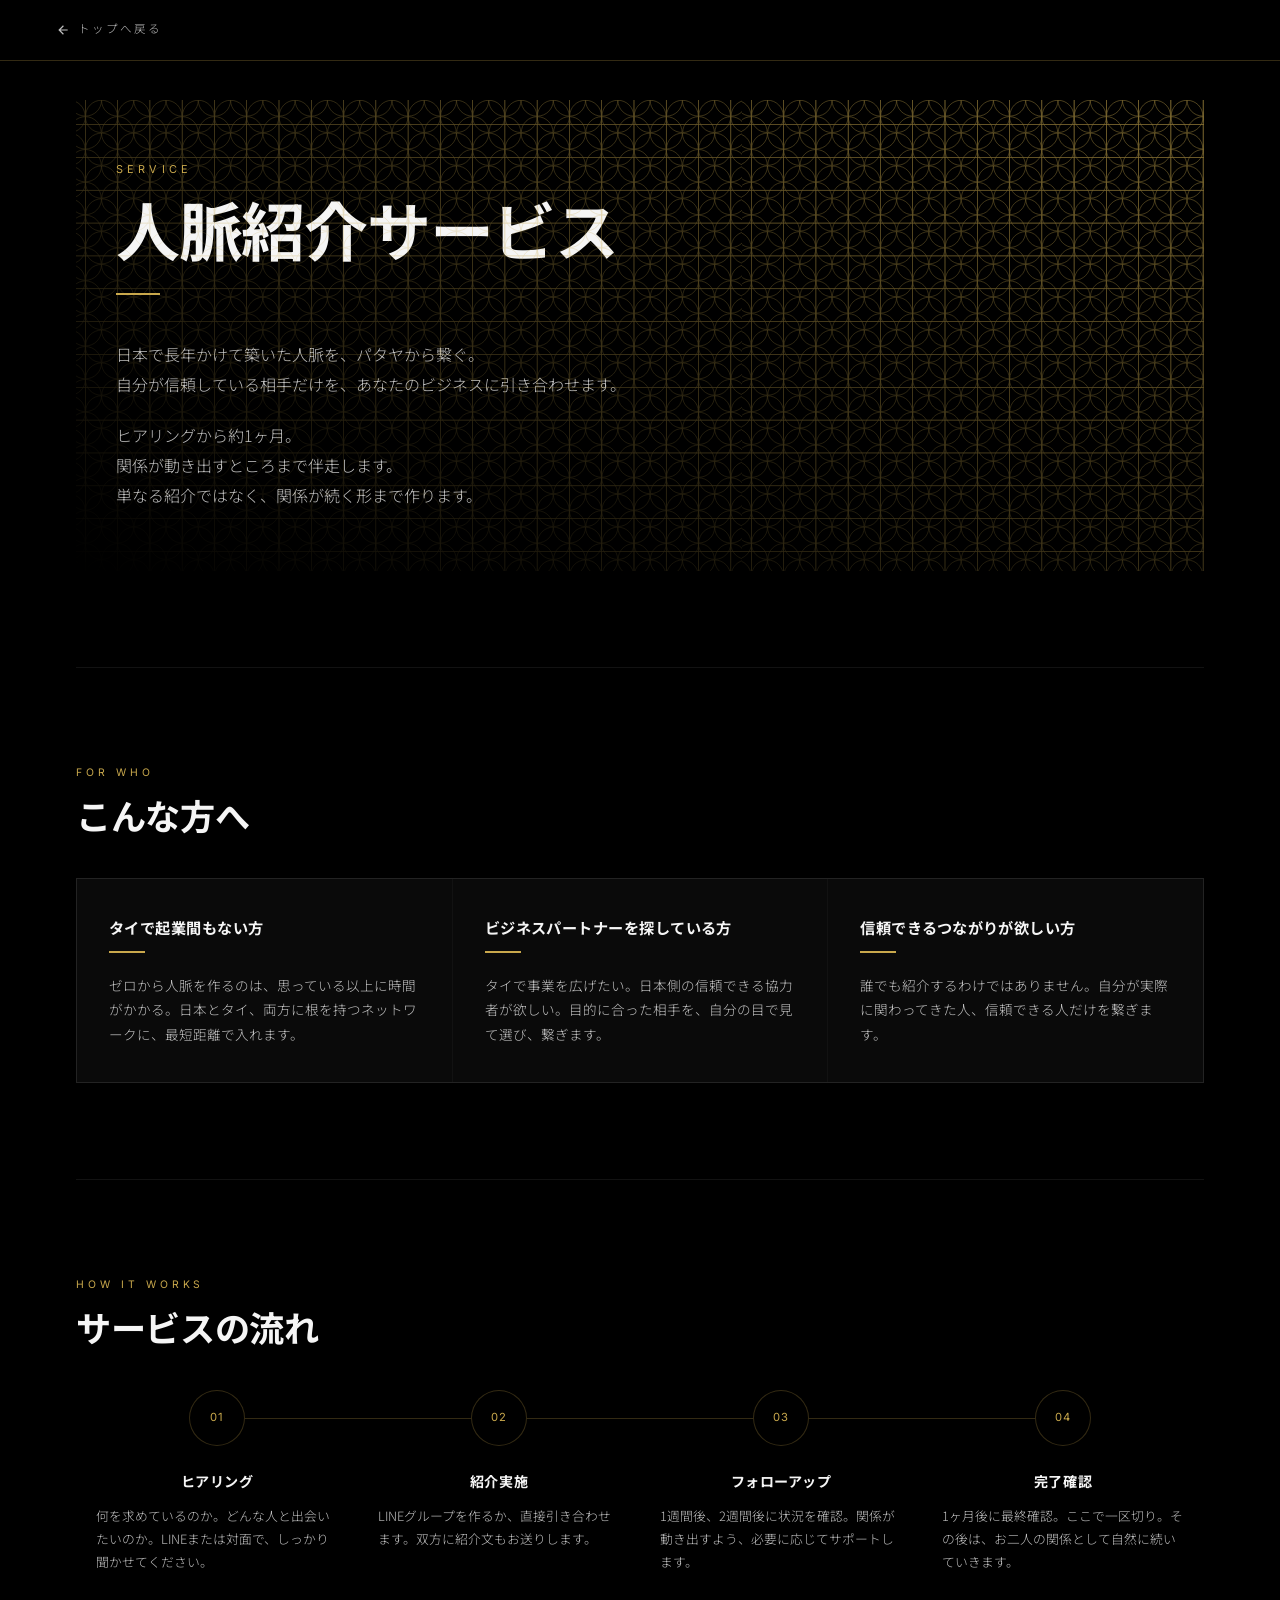
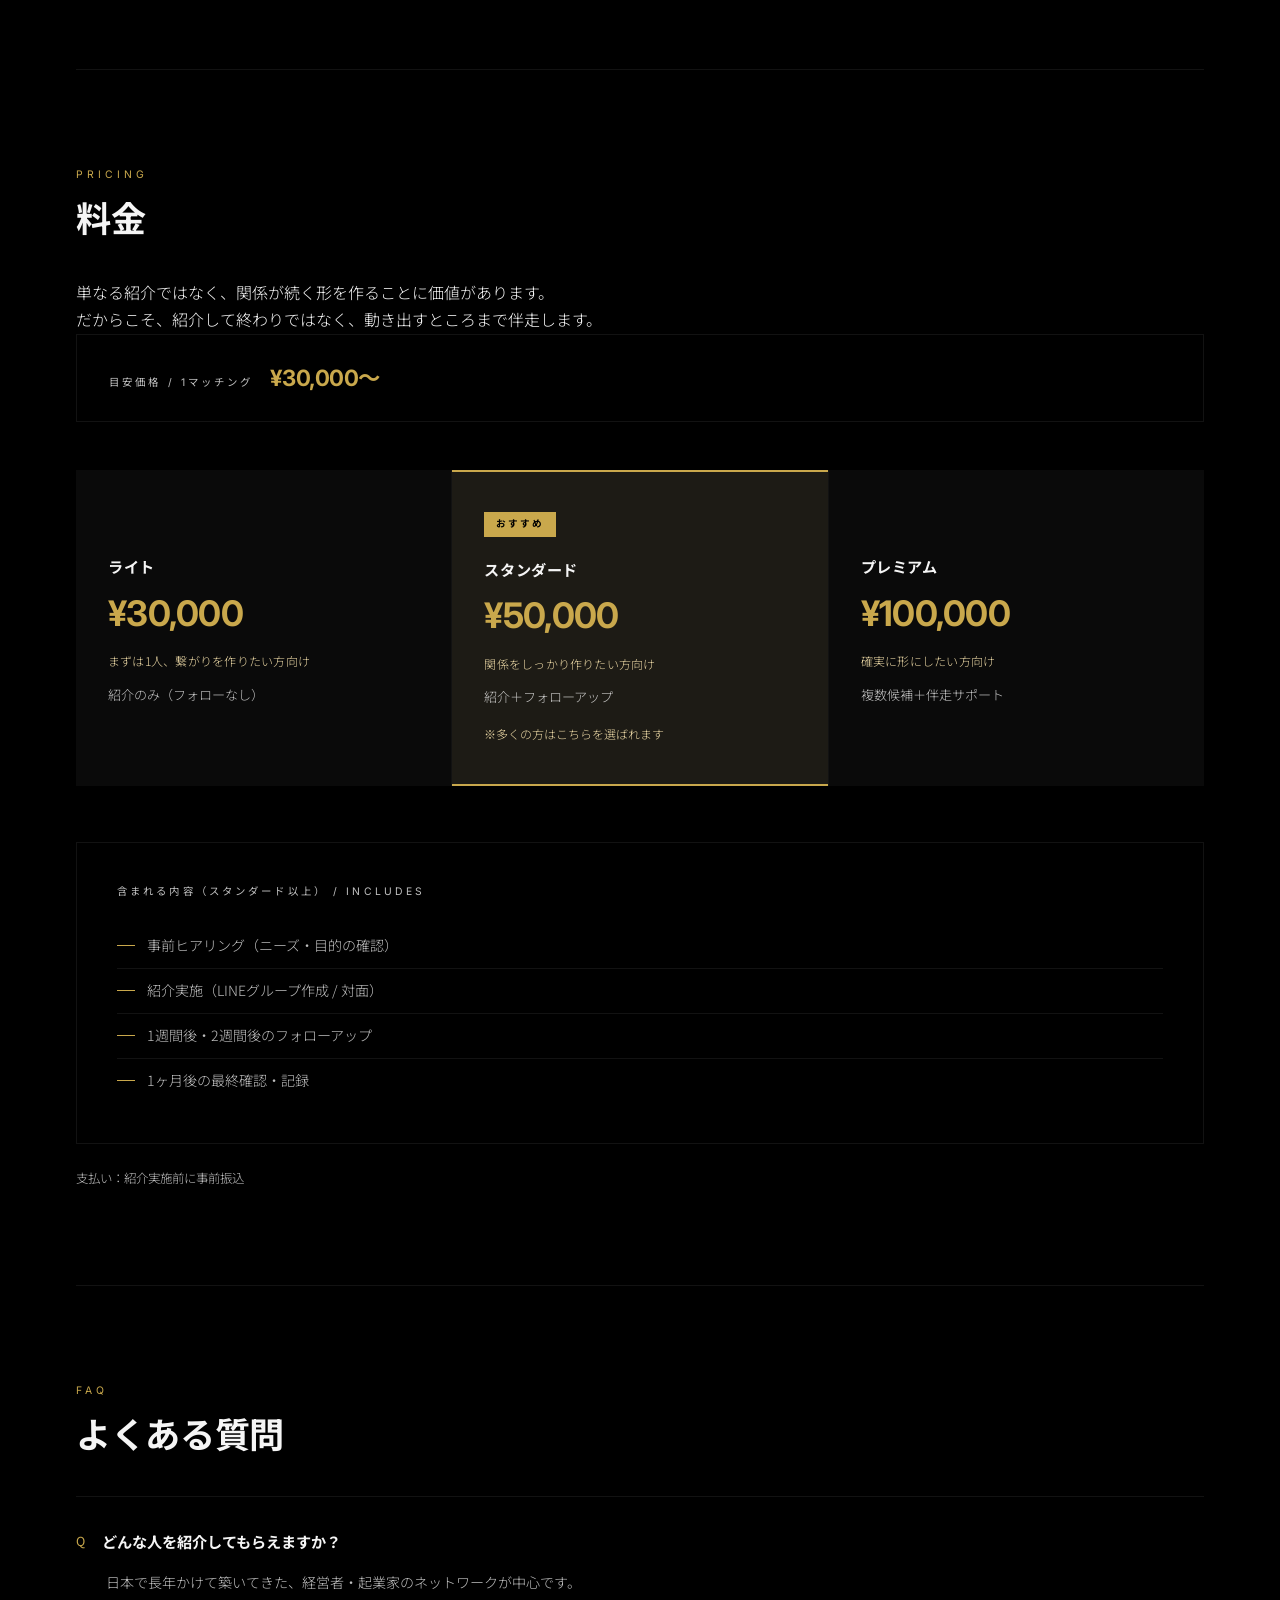
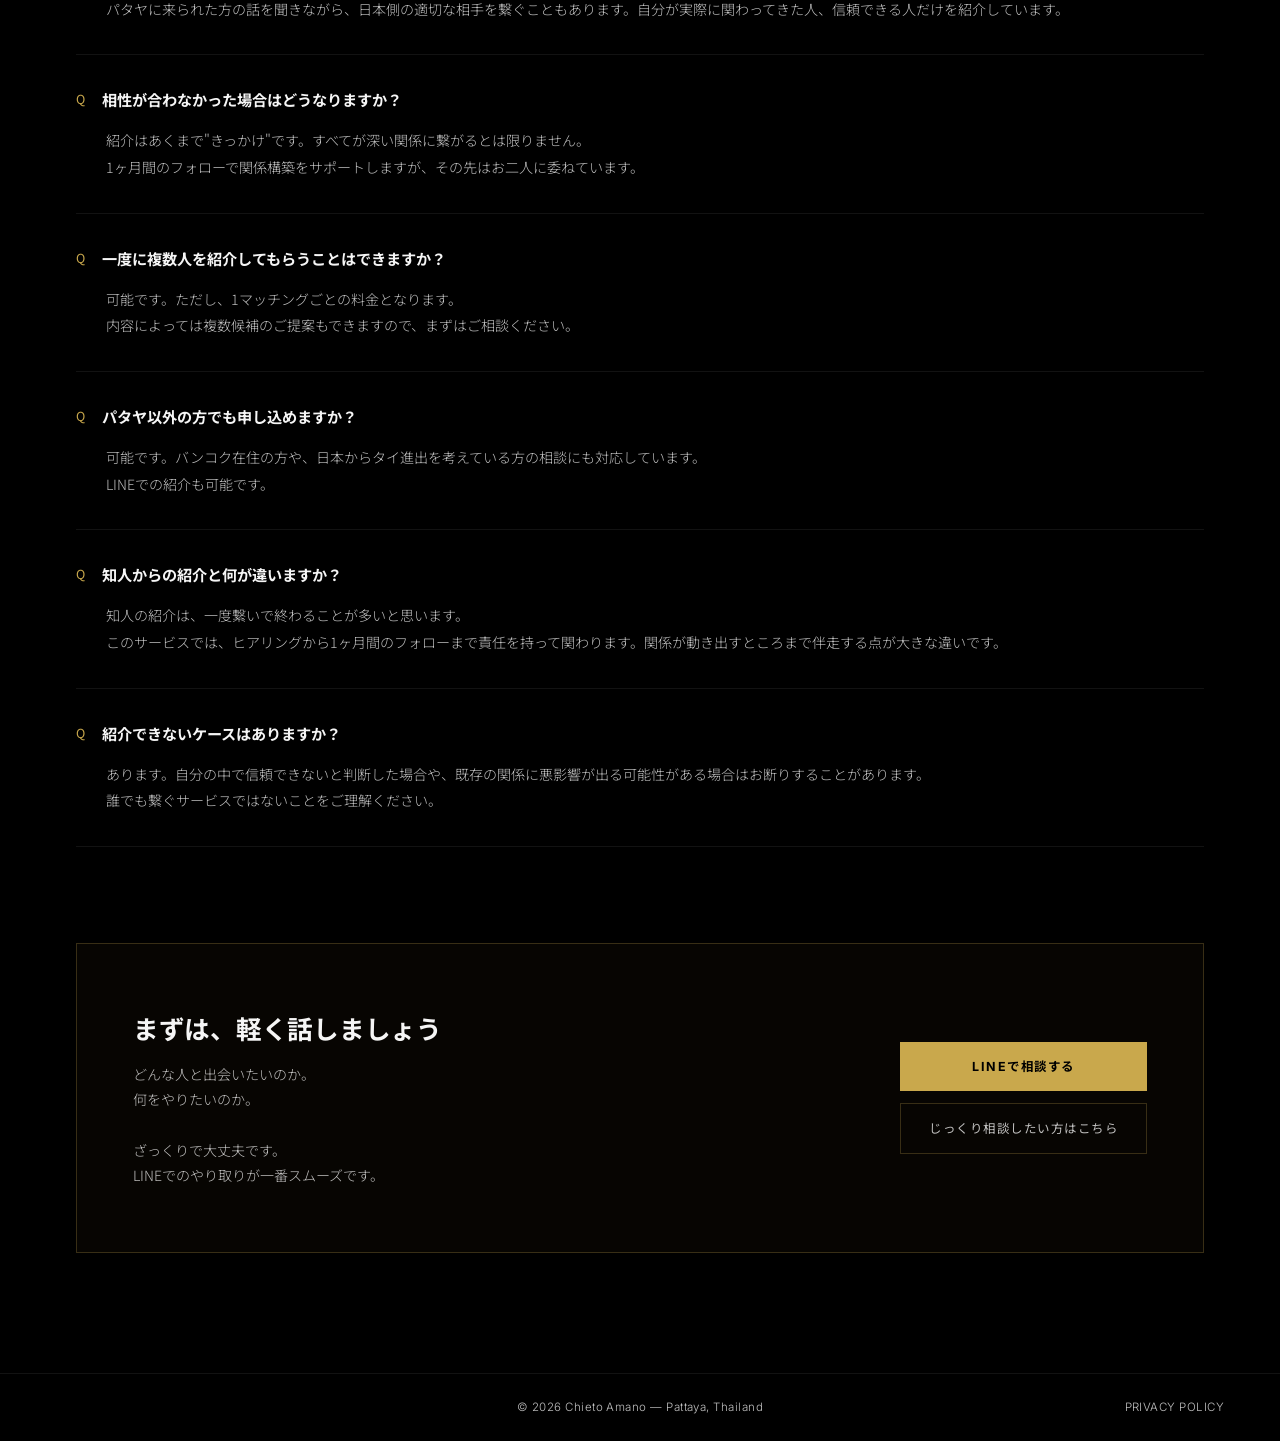
<file: introduction.html>
<!DOCTYPE html>
<html lang="ja">

<head>
  <meta charset="UTF-8">
  <meta name="viewport" content="width=device-width, initial-scale=1.0">
  <meta name="description" content="パタヤで長年築いた人脈を活かし、ビジネスパートナーや仲間を紹介します。ヒアリングから1ヶ月のフォローアップまで伴走する人脈紹介サービス。">
  <meta property="og:title" content="人脈紹介サービス | パタヤで日本の経営者ネットワークを繋ぐ | Chieto Amano">
  <meta property="og:description" content="パタヤで長年築いた人脈を活かし、ビジネスパートナーや仲間を紹介します。">
  <meta property="og:type" content="website">
  <meta property="og:url" content="https://chietoamano.com/introduction.html">
  <meta property="og:image" content="https://chietoamano.com/images/og-image.png">
  <meta name="robots" content="index, follow">
  <link rel="canonical" href="https://chietoamano.com/introduction.html">
  <title>人脈紹介サービス | パタヤで日本の経営者ネットワークを繋ぐ | Chieto Amano</title>

  <link rel="icon" type="image/svg+xml" href="/favicon.svg">
  <link rel="shortcut icon" href="/favicon.ico">
  <link rel="apple-touch-icon" sizes="180x180" href="/apple-touch-icon.png">

  <!-- Google Analytics (GA4) -->
  <script async src="https://www.googletagmanager.com/gtag/js?id=G-QHN047XV1Y"></script>
  <script>
    window.dataLayer = window.dataLayer || [];
    function gtag() { dataLayer.push(arguments); }
    gtag('js', new Date());
    gtag('config', 'G-QHN047XV1Y');
  </script>

  <link rel="preconnect" href="https://fonts.googleapis.com">
  <link rel="preconnect" href="https://fonts.gstatic.com" crossorigin>
  <link
    href="https://fonts.googleapis.com/css2?family=Inter:wght@300;400;700&family=Noto+Sans+JP:wght@300;400;700;900&display=swap"
    rel="stylesheet">
  <link rel="stylesheet" href="introduction.css">
  <link rel="stylesheet" href="footer.css">

  <!-- JSON-LD Structured Data for Service & FAQ -->
  <script type="application/ld+json">
  {
    "@context": "https://schema.org",
    "@graph": [
      {
        "@type": "Service",
        "name": "人脈紹介サービス",
        "provider": {
          "@type": "Person",
          "name": "天野智仁"
        },
        "description": "パタヤで長年築いた人脈を活かし、ビジネスパートナーや仲間を紹介します。",
        "areaServed": ["Japan", "Thailand"],
        "url": "https://chietoamano.com/introduction.html"
      },
      {
        "@type": "FAQPage",
        "mainEntity": [
          {
            "@type": "Question",
            "name": "どんな人を紹介してもらえますか？",
            "acceptedAnswer": {
              "@type": "Answer",
              "text": "日本で長年かけて築いてきた、経営者・起業家のネットワークが中心です。パタヤに来られた方の話を聞きながら、日本側の適切な相手を繋ぐこともあります。自分が実際に関わってきた人、信頼できる人だけを紹介しています。"
            }
          },
          {
            "@type": "Question",
            "name": "相性が合わなかった場合はどうなりますか？",
            "acceptedAnswer": {
              "@type": "Answer",
              "text": "紹介はあくまで\"きっかけ\"です。すべてが深い関係に繋がるとは限りません。1ヶ月間のフォローで関係構築をサポートしますが、その先はお二人に委ねています。"
            }
          },
          {
            "@type": "Question",
            "name": "一度に複数人を紹介してもらうことはできますか？",
            "acceptedAnswer": {
              "@type": "Answer",
              "text": "可能です。ただし、1マッチングごとの料金となります。内容によっては複数候補のご提案もできますので、まずはご相談ください。"
            }
          },
          {
            "@type": "Question",
            "name": "パタヤ以外の方でも申し込めますか？",
            "acceptedAnswer": {
              "@type": "Answer",
              "text": "可能です。バンコク在住の方や、日本からタイ進出を考えている方の相談にも対応しています。LINEでの紹介も可能です。"
            }
          },
          {
            "@type": "Question",
            "name": "知人からの紹介と何が違いますか？",
            "acceptedAnswer": {
              "@type": "Answer",
              "text": "知人の紹介は、一度繋いで終わることが多いと思います。このサービスでは、ヒアリングから1ヶ月間のフォローまで責任を持って関わります。関係が動き出すところまで伴走する点が大きな違いです。"
            }
          },
          {
            "@type": "Question",
            "name": "紹介できないケースはありますか？",
            "acceptedAnswer": {
              "@type": "Answer",
              "text": "あります。自分の中で信頼できないと判断した場合や、既存の関係に悪影響が出る可能性がある場合はお断りすることがあります。誰でも繋ぐサービスではないことをご理解ください。"
            }
          }
        ]
      }
    ]
  }
  </script>
</head>

<body>

  <nav>
    <a href="index.html" class="nav-back">
      <svg viewBox="0 0 24 24">
        <path d="M20 11H7.83l5.59-5.59L12 4l-8 8 8 8 1.41-1.41L7.83 13H20v-2z" />
      </svg>
      トップへ戻る
    </a>
  </nav>

  <main class="page-body">

    <!-- ── サービス説明 ── -->
    <section class="service-intro">
      <div class="service-intro-inner">
        <span class="page-eyebrow">Service</span>
        <h1 class="page-title">人脈紹介<br class="sp-br">サービス</h1>
        <div class="rule" aria-hidden="true"></div>
        <p class="page-lead">日本で長年かけて築いた人脈を、パタヤから繋ぐ。<br>自分が信頼している相手だけを、あなたのビジネスに引き合わせます。</p>
        <p class="page-lead" style="margin-top:20px;">ヒアリングから約1ヶ月。<br>関係が動き出すところまで伴走します。<br>単なる紹介ではなく、関係が続く形まで作ります。</p>
      </div>
    </section>

    <!-- ── こんな方へ ── -->
    <section class="content-sec" aria-labelledby="target-heading">
      <span class="sec-eyebrow">For Who</span>
      <h2 class="sec-title" id="target-heading">こんな方へ</h2>

      <div class="target-grid">
        <div class="target-item">
          <p class="target-title">タイで起業間もない方</p>
          <div class="target-icon" aria-hidden="true"></div>
          <p class="target-desc">ゼロから人脈を作るのは、思っている以上に時間がかかる。日本とタイ、両方に根を持つネットワークに、最短距離で入れます。</p>
        </div>
        <div class="target-item">
          <p class="target-title">ビジネスパートナーを探している方</p>
          <div class="target-icon" aria-hidden="true"></div>
          <p class="target-desc">タイで事業を広げたい。日本側の信頼できる協力者が欲しい。目的に合った相手を、自分の目で見て選び、繋ぎます。</p>
        </div>
        <div class="target-item">
          <p class="target-title">信頼できるつながりが欲しい方</p>
          <div class="target-icon" aria-hidden="true"></div>
          <p class="target-desc">誰でも紹介するわけではありません。自分が実際に関わってきた人、信頼できる人だけを繋ぎます。</p>
        </div>
      </div>
    </section>

    <!-- ── 流れ ── -->
    <section class="content-sec" aria-labelledby="flow-heading">
      <span class="sec-eyebrow">How It Works</span>
      <h2 class="sec-title" id="flow-heading">サービスの流れ</h2>

      <div class="steps">
        <div class="step">
          <div class="step-num">01</div>
          <p class="step-title">ヒアリング</p>
          <p class="step-desc">何を求めているのか。どんな人と出会いたいのか。LINEまたは対面で、しっかり聞かせてください。</p>
        </div>
        <div class="step">
          <div class="step-num">02</div>
          <p class="step-title">紹介実施</p>
          <p class="step-desc">LINEグループを作るか、直接引き合わせます。双方に紹介文もお送りします。</p>
        </div>
        <div class="step">
          <div class="step-num">03</div>
          <p class="step-title">フォローアップ</p>
          <p class="step-desc">1週間後、2週間後に状況を確認。関係が動き出すよう、必要に応じてサポートします。</p>
        </div>
        <div class="step">
          <div class="step-num">04</div>
          <p class="step-title">完了確認</p>
          <p class="step-desc">1ヶ月後に最終確認。ここで一区切り。その後は、お二人の関係として自然に続いていきます。</p>
        </div>
      </div>
    </section>

    <!-- ── 料金 ── -->
    <section class="content-sec" aria-labelledby="pricing-heading">
      <span class="sec-eyebrow">Pricing</span>
      <h2 class="sec-title" id="pricing-heading">料金</h2>

      <p class="pricing-value-statement">単なる紹介ではなく、関係が続く形を作ることに価値があります。<br>だからこそ、紹介して終わりではなく、動き出すところまで伴走します。</p>

      <div class="pricing-ref">
        <span class="pricing-ref-label">目安価格 / 1マッチング</span>
        <span class="pricing-ref-amount">¥30,000〜</span>
      </div>

      <div class="plan-grid">
        <div class="plan-card">
          <div class="plan-badge-spacer"></div>
          <p class="plan-name">ライト</p>
          <div class="plan-price">¥30,000</div>
          <p class="plan-subtitle">まずは1人、繋がりを作りたい方向け</p>
          <p class="plan-desc">紹介のみ（フォローなし）</p>
        </div>
        <div class="plan-card recommended">
          <span class="plan-badge">おすすめ</span>
          <p class="plan-name">スタンダード</p>
          <div class="plan-price">¥50,000</div>
          <p class="plan-subtitle">関係をしっかり作りたい方向け</p>
          <p class="plan-desc">紹介＋フォローアップ</p>
          <p class="plan-note">※多くの方はこちらを選ばれます</p>
        </div>
        <div class="plan-card">
          <div class="plan-badge-spacer"></div>
          <p class="plan-name">プレミアム</p>
          <div class="plan-price">¥100,000</div>
          <p class="plan-subtitle">確実に形にしたい方向け</p>
          <p class="plan-desc">複数候補＋伴走サポート</p>
        </div>
      </div>

      <div class="pricing-includes">
        <span class="pricing-includes-title">含まれる内容（スタンダード以上） / Includes</span>
        <ul class="pricing-includes-list">
          <li>事前ヒアリング（ニーズ・目的の確認）</li>
          <li>紹介実施（LINEグループ作成 / 対面）</li>
          <li>1週間後・2週間後のフォローアップ</li>
          <li>1ヶ月後の最終確認・記録</li>
        </ul>
      </div>

      <p class="pricing-payment">支払い：紹介実施前に事前振込</p>
    </section>

    <!-- ── FAQ ── -->
    <section class="content-sec faq-section" aria-labelledby="faq-heading">
      <span class="sec-eyebrow">FAQ</span>
      <h2 class="sec-title" id="faq-heading">よくある質問</h2>

      <div class="faq-list">

        <div class="faq-item">
          <p class="faq-q">どんな人を紹介してもらえますか？</p>
          <p class="faq-a">
            日本で長年かけて築いてきた、経営者・起業家のネットワークが中心です。<br>パタヤに来られた方の話を聞きながら、日本側の適切な相手を繋ぐこともあります。自分が実際に関わってきた人、信頼できる人だけを紹介しています。
          </p>
        </div>

        <div class="faq-item">
          <p class="faq-q">相性が合わなかった場合はどうなりますか？</p>
          <p class="faq-a">紹介はあくまで"きっかけ"です。すべてが深い関係に繋がるとは限りません。<br>1ヶ月間のフォローで関係構築をサポートしますが、その先はお二人に委ねています。</p>
        </div>

        <div class="faq-item">
          <p class="faq-q">一度に複数人を紹介してもらうことはできますか？</p>
          <p class="faq-a">可能です。ただし、1マッチングごとの料金となります。<br>内容によっては複数候補のご提案もできますので、まずはご相談ください。</p>
        </div>

        <div class="faq-item">
          <p class="faq-q">パタヤ以外の方でも申し込めますか？</p>
          <p class="faq-a">可能です。バンコク在住の方や、日本からタイ進出を考えている方の相談にも対応しています。<br>LINEでの紹介も可能です。</p>
        </div>

        <div class="faq-item">
          <p class="faq-q">知人からの紹介と何が違いますか？</p>
          <p class="faq-a">
            知人の紹介は、一度繋いで終わることが多いと思います。<br>このサービスでは、ヒアリングから1ヶ月間のフォローまで責任を持って関わります。関係が動き出すところまで伴走する点が大きな違いです。
          </p>
        </div>

        <div class="faq-item">
          <p class="faq-q">紹介できないケースはありますか？</p>
          <p class="faq-a">あります。自分の中で信頼できないと判断した場合や、既存の関係に悪影響が出る可能性がある場合はお断りすることがあります。<br>誰でも繋ぐサービスではないことをご理解ください。</p>
        </div>

      </div>
    </section>

    <!-- ── CTA ── -->
    <div class="cta-block">
      <div>
        <p class="cta-text-main">まずは、軽く話しましょう</p>
        <p class="cta-text-sub">どんな人と出会いたいのか。<br>何をやりたいのか。<br><br>ざっくりで大丈夫です。<br>LINEでのやり取りが一番スムーズです。</p>
      </div>
      <div class="cta-buttons">
        <a href="https://line.me/ti/p/Vgn1_ZlgXN" target="_blank" rel="noopener noreferrer" class="btn-primary">
          LINEで相談する
        </a>
        <a href="index.html#contact" class="btn-secondary">
          じっくり相談したい方はこちら
        </a>
      </div>
    </div>

  </main>

  <footer>
    <p>© 2026 Chieto Amano — Pattaya, Thailand</p>
    <a href="privacy.html" class="footer-link">PRIVACY POLICY</a>
  </footer>

  <script src="introduction.js"></script>

</body>

</html>
</file>
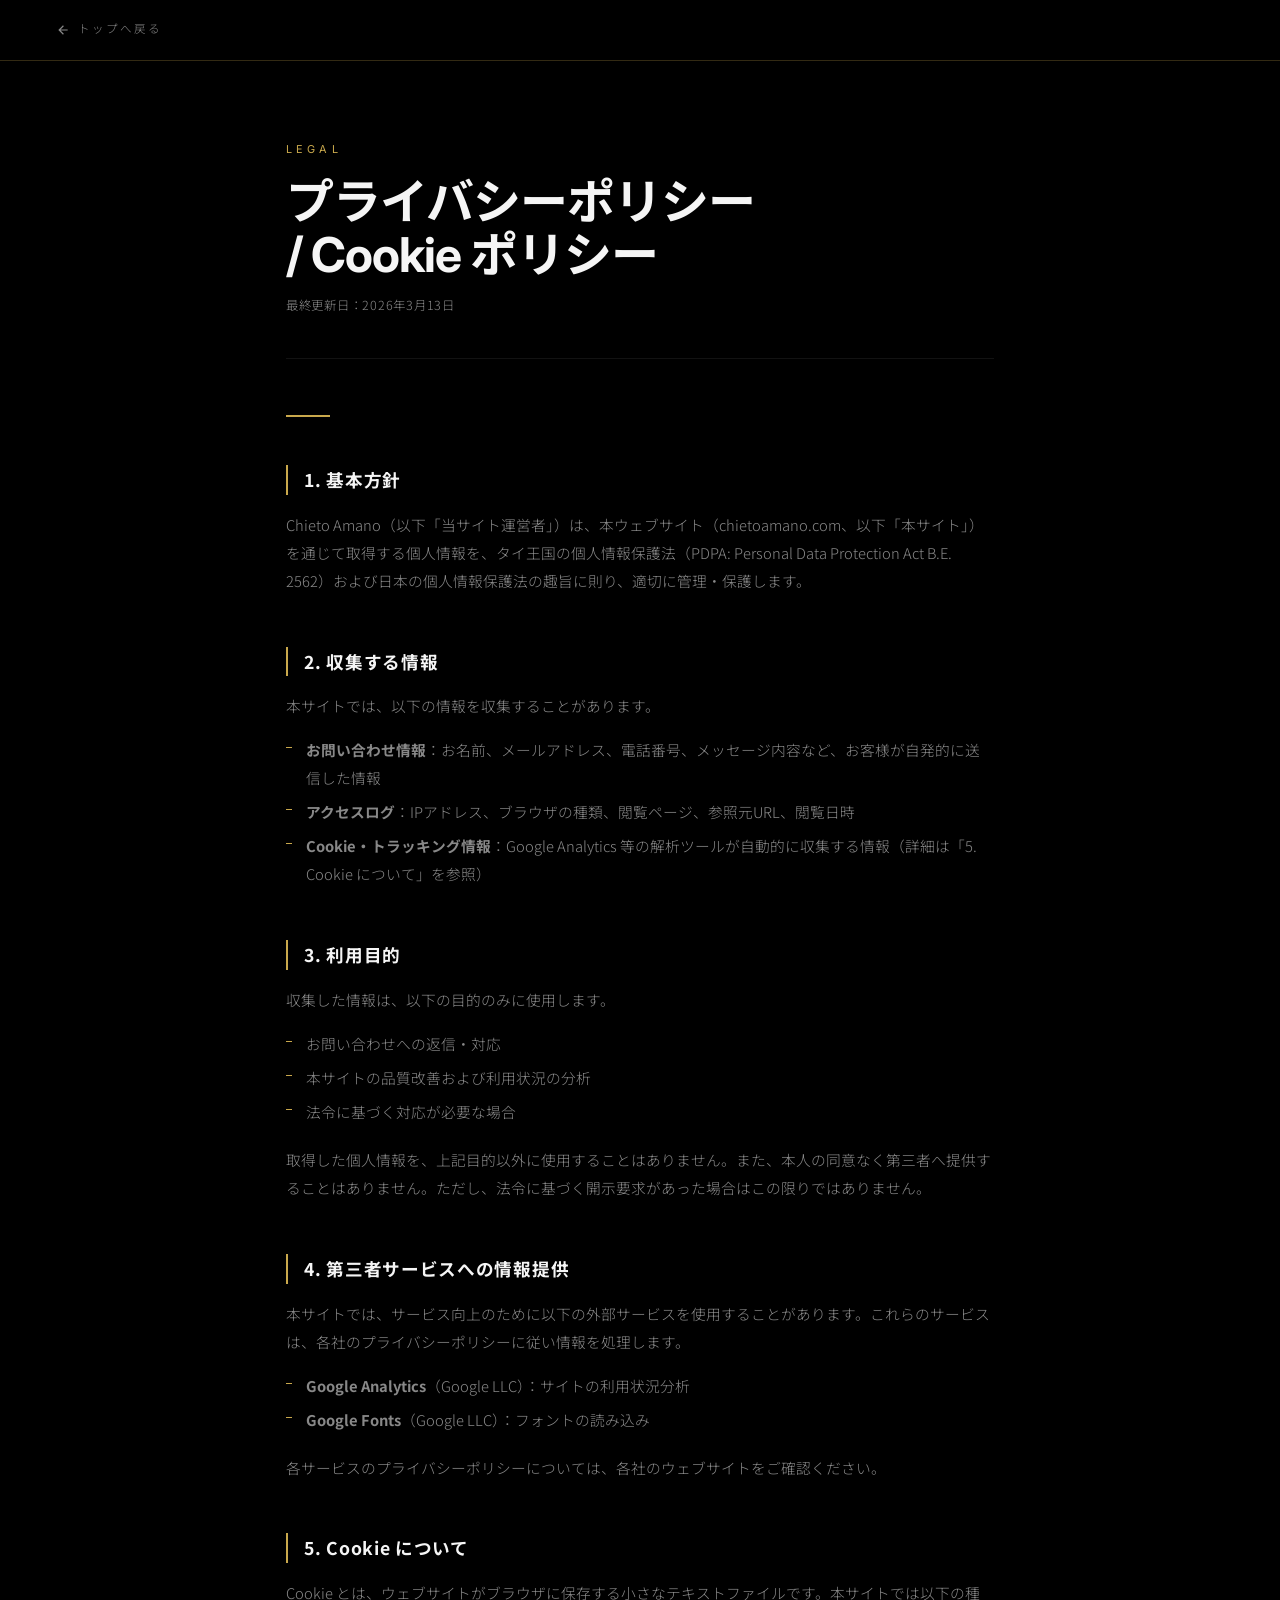
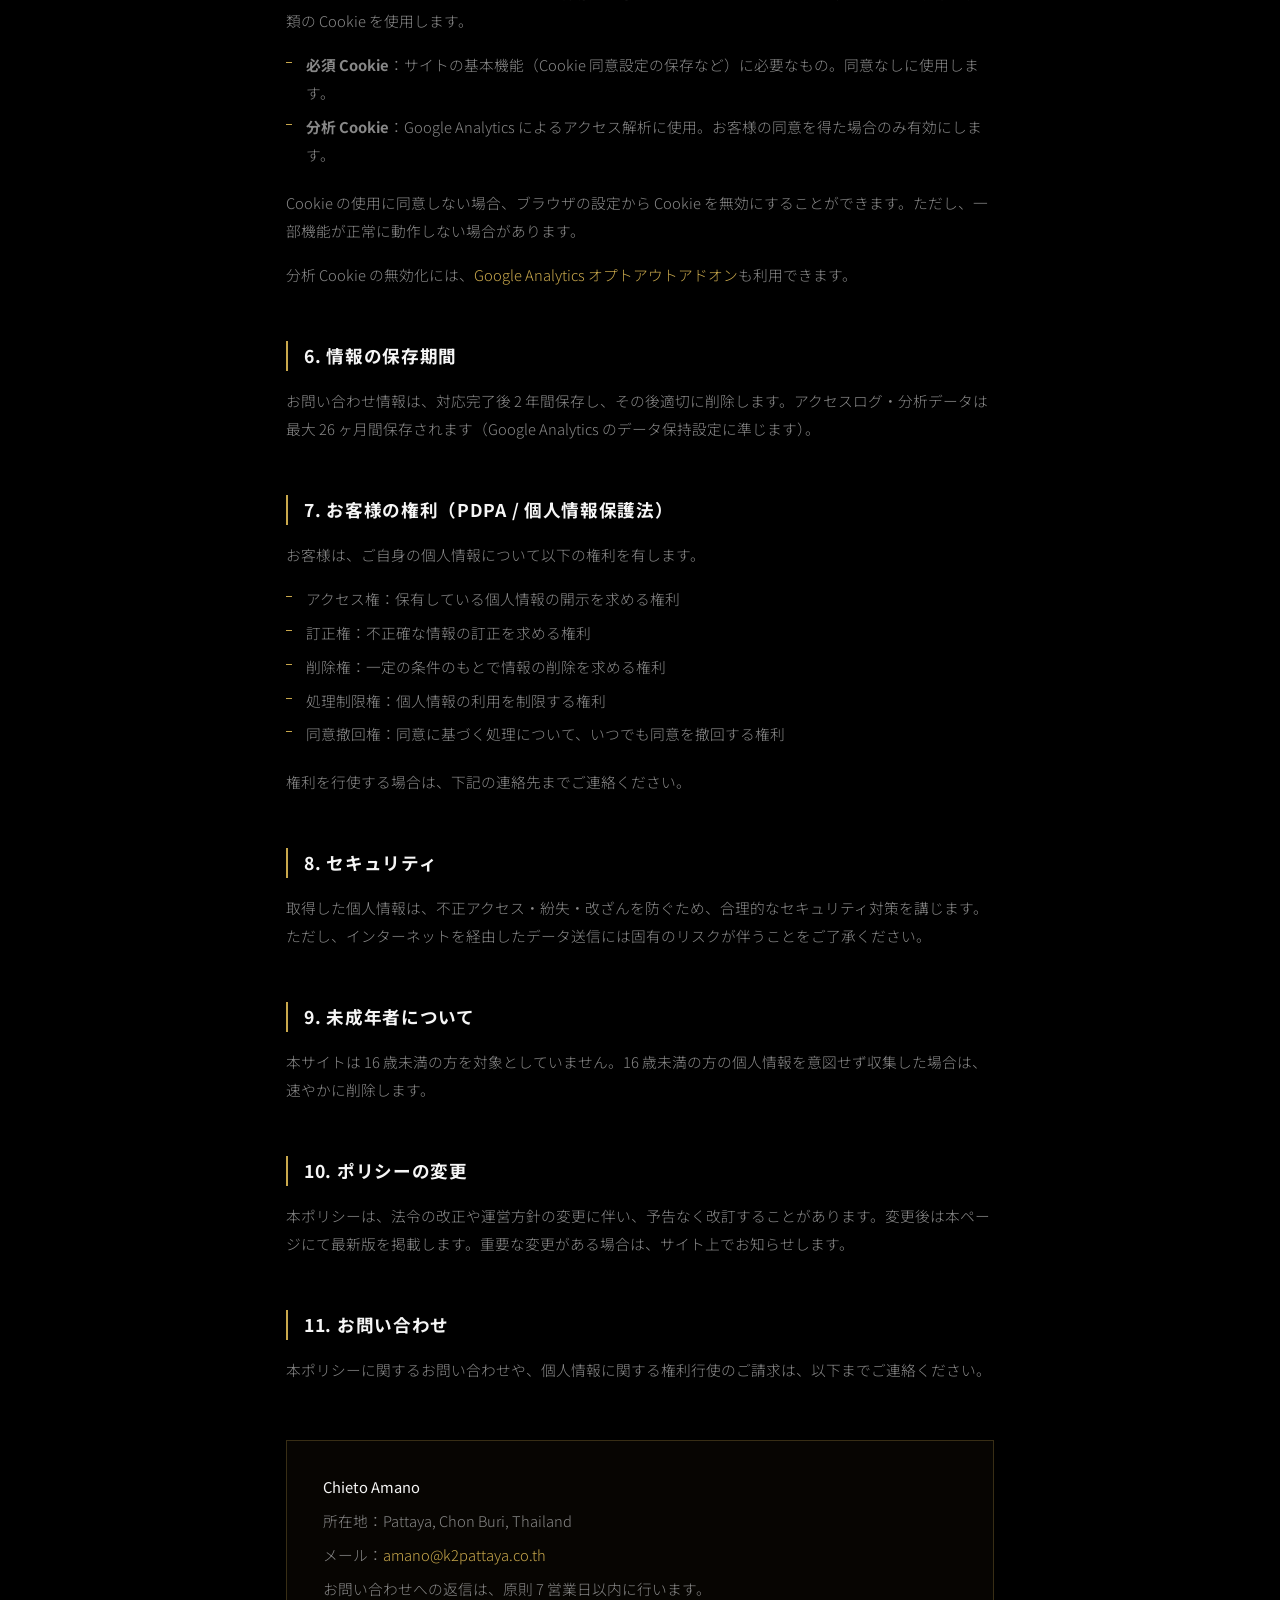
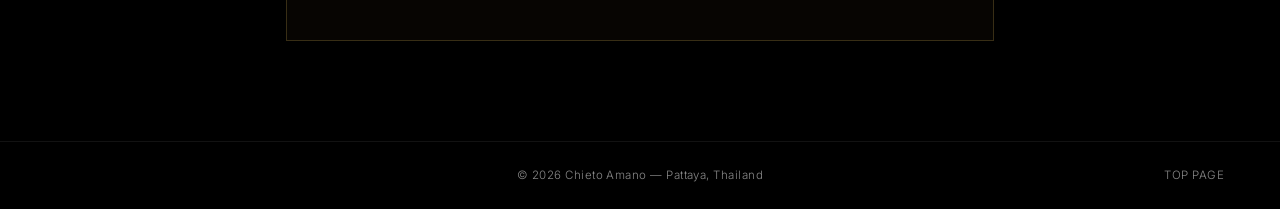
<file: privacy.html>
<!DOCTYPE html>
<html lang="ja">

<head>
  <meta charset="UTF-8">
  <meta name="viewport" content="width=device-width, initial-scale=1.0">
  <meta name="description" content="Chieto Amano のプライバシーポリシー・Cookieポリシー">
  <meta name="robots" content="noindex, follow">
  <title>プライバシーポリシー | Chieto Amano</title>

  <!-- Google Analytics (GA4) -->
  <script async src="https://www.googletagmanager.com/gtag/js?id=G-QHN047XV1Y"></script>
  <script>
    window.dataLayer = window.dataLayer || [];
    function gtag(){dataLayer.push(arguments);}
    gtag('js', new Date());
    gtag('config', 'G-QHN047XV1Y');
  </script>

  <link rel="preconnect" href="https://fonts.googleapis.com">
  <link rel="preconnect" href="https://fonts.gstatic.com" crossorigin>
  <link href="https://fonts.googleapis.com/css2?family=Inter:wght@300;400;700&family=Noto+Sans+JP:wght@300;400;700&display=swap" rel="stylesheet">

  <style>
    :root {
      --black: #000000;
      --white: #ffffff;
      --gold: #C9A84C;
      --gold-light: #E8D5A3;
      --gold-border: rgba(201, 168, 76, 0.25);
      --text: #F5F5F5;
      --text-sub: #888888;
      --surface: #050505;
      --border: rgba(255, 255, 255, 0.07);
    }

    *, *::before, *::after {
      margin: 0; padding: 0; box-sizing: border-box;
    }

    html { scroll-behavior: smooth; font-size: 16px; }

    body {
      background: var(--black);
      color: var(--text);
      font-family: 'Inter', 'Noto Sans JP', sans-serif;
      font-weight: 300;
      line-height: 1.7;
      -webkit-font-smoothing: antialiased;
    }

    a { text-decoration: none; color: var(--gold); }
    a:hover { color: var(--gold-light); }

    /* NAV */
    nav {
      position: fixed; top: 0; left: 0; right: 0; z-index: 1000;
      padding: 20px 56px;
      background: rgba(0, 0, 0, 0.92);
      backdrop-filter: blur(24px);
      -webkit-backdrop-filter: blur(24px);
      border-bottom: 1px solid var(--gold-border);
      display: flex; align-items: center; gap: 24px;
    }

    .nav-back {
      font-size: 0.72rem;
      letter-spacing: 0.18em;
      text-transform: uppercase;
      color: var(--text-sub);
      display: flex; align-items: center; gap: 8px;
      transition: color 0.3s ease;
    }
    .nav-back:hover { color: var(--gold); }
    .nav-back svg { width: 14px; height: 14px; fill: currentColor; }

    /* CONTENT */
    .page-wrap {
      max-width: 820px;
      margin: 0 auto;
      padding: 140px 56px 100px;
    }

    .page-eyebrow {
      font-size: 0.68rem;
      font-weight: 400;
      letter-spacing: 0.38em;
      text-transform: uppercase;
      color: var(--gold);
      display: block;
      margin-bottom: 18px;
    }

    h1 {
      font-size: clamp(2rem, 5vw, 3rem);
      font-weight: 700;
      letter-spacing: -0.02em;
      line-height: 1.1;
      margin-bottom: 12px;
    }

    .page-date {
      font-size: 0.78rem;
      color: var(--text-sub);
      letter-spacing: 0.06em;
      margin-bottom: 56px;
      padding-bottom: 40px;
      border-bottom: 1px solid var(--border);
    }

    .rule {
      width: 44px; height: 2px;
      background: var(--gold);
      margin: 0 0 48px;
    }

    h2 {
      font-family: 'Noto Sans JP', sans-serif;
      font-size: 1.1rem;
      font-weight: 700;
      color: var(--text);
      letter-spacing: 0.04em;
      margin: 52px 0 16px;
      padding-left: 16px;
      border-left: 2px solid var(--gold);
    }

    h2:first-of-type { margin-top: 0; }

    p {
      font-family: 'Noto Sans JP', sans-serif;
      font-size: 0.92rem;
      font-weight: 300;
      color: var(--text-sub);
      line-height: 1.9;
      margin-bottom: 16px;
    }

    p strong {
      color: var(--text);
      font-weight: 400;
    }

    ul {
      list-style: none;
      margin: 0 0 20px;
      padding: 0;
    }

    ul li {
      font-family: 'Noto Sans JP', sans-serif;
      font-size: 0.92rem;
      font-weight: 300;
      color: var(--text-sub);
      line-height: 1.9;
      padding-left: 20px;
      position: relative;
      margin-bottom: 6px;
    }

    ul li::before {
      content: '';
      position: absolute;
      left: 0; top: 0.75em;
      width: 6px; height: 1px;
      background: var(--gold);
    }

    .contact-block {
      margin-top: 56px;
      padding: 32px 36px;
      border: 1px solid var(--gold-border);
      background: rgba(201, 168, 76, 0.03);
    }

    .contact-block p {
      margin-bottom: 6px;
    }

    @media (max-width: 768px) {
      nav { padding: 16px 24px; }
      .page-wrap { padding: 120px 24px 80px; }
    }
  </style>
  <link rel="stylesheet" href="footer.css">
</head>

<body>

  <nav>
    <a href="index.html" class="nav-back">
      <svg viewBox="0 0 24 24"><path d="M20 11H7.83l5.59-5.59L12 4l-8 8 8 8 1.41-1.41L7.83 13H20v-2z"/></svg>
      トップへ戻る
    </a>
  </nav>

  <div class="page-wrap">

    <span class="page-eyebrow">Legal</span>
    <h1>プライバシーポリシー<br>/ Cookie ポリシー</h1>
    <p class="page-date">最終更新日：2026年3月13日</p>

    <div class="rule" aria-hidden="true"></div>

    <!-- ─── 1 ─── -->
    <h2>1. 基本方針</h2>
    <p>
      Chieto Amano（以下「当サイト運営者」）は、本ウェブサイト（chietoamano.com、以下「本サイト」）を通じて取得する個人情報を、タイ王国の個人情報保護法（PDPA: Personal Data Protection Act B.E. 2562）および日本の個人情報保護法の趣旨に則り、適切に管理・保護します。
    </p>

    <!-- ─── 2 ─── -->
    <h2>2. 収集する情報</h2>
    <p>本サイトでは、以下の情報を収集することがあります。</p>
    <ul>
      <li><strong>お問い合わせ情報</strong>：お名前、メールアドレス、電話番号、メッセージ内容など、お客様が自発的に送信した情報</li>
      <li><strong>アクセスログ</strong>：IPアドレス、ブラウザの種類、閲覧ページ、参照元URL、閲覧日時</li>
      <li><strong>Cookie・トラッキング情報</strong>：Google Analytics 等の解析ツールが自動的に収集する情報（詳細は「5. Cookie について」を参照）</li>
    </ul>

    <!-- ─── 3 ─── -->
    <h2>3. 利用目的</h2>
    <p>収集した情報は、以下の目的のみに使用します。</p>
    <ul>
      <li>お問い合わせへの返信・対応</li>
      <li>本サイトの品質改善および利用状況の分析</li>
      <li>法令に基づく対応が必要な場合</li>
    </ul>
    <p>取得した個人情報を、上記目的以外に使用することはありません。また、本人の同意なく第三者へ提供することはありません。ただし、法令に基づく開示要求があった場合はこの限りではありません。</p>

    <!-- ─── 4 ─── -->
    <h2>4. 第三者サービスへの情報提供</h2>
    <p>本サイトでは、サービス向上のために以下の外部サービスを使用することがあります。これらのサービスは、各社のプライバシーポリシーに従い情報を処理します。</p>
    <ul>
      <li><strong>Google Analytics</strong>（Google LLC）：サイトの利用状況分析</li>
      <li><strong>Google Fonts</strong>（Google LLC）：フォントの読み込み</li>
    </ul>
    <p>各サービスのプライバシーポリシーについては、各社のウェブサイトをご確認ください。</p>

    <!-- ─── 5 ─── -->
    <h2>5. Cookie について</h2>
    <p>
      Cookie とは、ウェブサイトがブラウザに保存する小さなテキストファイルです。本サイトでは以下の種類の Cookie を使用します。
    </p>
    <ul>
      <li><strong>必須 Cookie</strong>：サイトの基本機能（Cookie 同意設定の保存など）に必要なもの。同意なしに使用します。</li>
      <li><strong>分析 Cookie</strong>：Google Analytics によるアクセス解析に使用。お客様の同意を得た場合のみ有効にします。</li>
    </ul>
    <p>
      Cookie の使用に同意しない場合、ブラウザの設定から Cookie を無効にすることができます。ただし、一部機能が正常に動作しない場合があります。
    </p>
    <p>
      分析 Cookie の無効化には、<a href="https://tools.google.com/dlpage/gaoptout" target="_blank" rel="noopener noreferrer">Google Analytics オプトアウトアドオン</a>も利用できます。
    </p>

    <!-- ─── 6 ─── -->
    <h2>6. 情報の保存期間</h2>
    <p>
      お問い合わせ情報は、対応完了後 2 年間保存し、その後適切に削除します。アクセスログ・分析データは最大 26 ヶ月間保存されます（Google Analytics のデータ保持設定に準じます）。
    </p>

    <!-- ─── 7 ─── -->
    <h2>7. お客様の権利（PDPA / 個人情報保護法）</h2>
    <p>お客様は、ご自身の個人情報について以下の権利を有します。</p>
    <ul>
      <li>アクセス権：保有している個人情報の開示を求める権利</li>
      <li>訂正権：不正確な情報の訂正を求める権利</li>
      <li>削除権：一定の条件のもとで情報の削除を求める権利</li>
      <li>処理制限権：個人情報の利用を制限する権利</li>
      <li>同意撤回権：同意に基づく処理について、いつでも同意を撤回する権利</li>
    </ul>
    <p>権利を行使する場合は、下記の連絡先までご連絡ください。</p>

    <!-- ─── 8 ─── -->
    <h2>8. セキュリティ</h2>
    <p>
      取得した個人情報は、不正アクセス・紛失・改ざんを防ぐため、合理的なセキュリティ対策を講じます。ただし、インターネットを経由したデータ送信には固有のリスクが伴うことをご了承ください。
    </p>

    <!-- ─── 9 ─── -->
    <h2>9. 未成年者について</h2>
    <p>
      本サイトは 16 歳未満の方を対象としていません。16 歳未満の方の個人情報を意図せず収集した場合は、速やかに削除します。
    </p>

    <!-- ─── 10 ─── -->
    <h2>10. ポリシーの変更</h2>
    <p>
      本ポリシーは、法令の改正や運営方針の変更に伴い、予告なく改訂することがあります。変更後は本ページにて最新版を掲載します。重要な変更がある場合は、サイト上でお知らせします。
    </p>

    <!-- ─── 11 ─── -->
    <h2>11. お問い合わせ</h2>
    <p>本ポリシーに関するお問い合わせや、個人情報に関する権利行使のご請求は、以下までご連絡ください。</p>

    <div class="contact-block">
      <p><strong>Chieto Amano</strong></p>
      <p>所在地：Pattaya, Chon Buri, Thailand</p>
      <p>メール：<a href="mailto:amano@k2pattaya.co.th">amano@k2pattaya.co.th</a></p>
      <p>お問い合わせへの返信は、原則 7 営業日以内に行います。</p>
    </div>

  </div>

  <footer>
    <p>© 2026 Chieto Amano — Pattaya, Thailand</p>
    <a href="index.html" class="footer-link">TOP PAGE</a>
  </footer>

</body>
</html>
</file>
<file: style.css>
/* ─── VARIABLES ─── */
:root {
  --black: #000000;
  --white: #ffffff;
  --gold: #C9A84C;
  --gold-light: #E8D5A3;
  --text: #F5F5F5;
  --text-sub: rgba(255, 255, 255, 0.75);
  --surface: #050505;
  --border: rgba(255, 255, 255, 0.07);
  --gold-border: rgba(201, 168, 76, 0.25);
}

/* ─── ACCESSIBILITY ─── */
.sr-only {
  position: absolute;
  width: 1px;
  height: 1px;
  padding: 0;
  margin: -1px;
  overflow: hidden;
  clip: rect(0, 0, 0, 0);
  white-space: nowrap;
  border: 0;
}

.skip-link {
  position: absolute;
  top: -100%;
  left: 16px;
  background: var(--gold);
  color: var(--black);
  padding: 8px 20px;
  font-size: 0.8rem;
  font-weight: 600;
  letter-spacing: 0.08em;
  z-index: 9999;
  transition: top 0.2s ease;
}

.skip-link:focus {
  top: 16px;
}

/* ─── RESET ─── */
*,
*::before,
*::after {
  margin: 0;
  padding: 0;
  box-sizing: border-box;
}

html {
  scroll-behavior: smooth;
  font-size: 16px;
}

body {
  background: var(--black);
  color: var(--text);
  font-family: 'Inter', 'Noto Sans JP', sans-serif;
  font-weight: 300;
  line-height: 1.6;
  overflow-x: hidden;
  -webkit-font-smoothing: antialiased;
}

a {
  text-decoration: none;
  color: inherit;
}

/* ─── NAVIGATION ─── */
nav {
  position: fixed;
  top: 0;
  left: 0;
  right: 0;
  z-index: 1000;
  padding: 28px 56px;
  display: flex;
  justify-content: space-between;
  align-items: center;
  transition: padding 0.4s ease, background 0.4s ease, border-color 0.4s ease;
  border-bottom: 1px solid transparent;
}

nav::after {
  content: '';
  position: absolute;
  top: 0;
  left: 0;
  right: 0;
  height: 160px;
  background: linear-gradient(to bottom, rgba(0, 0, 0, 0.5) 0%, rgba(0, 0, 0, 0.2) 50%, transparent 100%);
  pointer-events: none;
  z-index: -1;
  transition: opacity 0.4s ease;
}

nav.scrolled {
  padding: 16px 56px;
  background: rgba(0, 0, 0, 0.88);
  backdrop-filter: blur(24px);
  -webkit-backdrop-filter: blur(24px);
  border-bottom-color: var(--gold-border);
}

nav.scrolled::after {
  opacity: 0;
}

nav.menu-open {
  background: transparent !important;
  backdrop-filter: none !important;
  -webkit-backdrop-filter: none !important;
  border-bottom-color: transparent !important;
}

.nav-logo {
  display: flex;
  align-items: center;
}

.nav-logo img {
  height: 80px;
  width: auto;
  margin-top: -20px;
  /* 画像上部の余白を相殺して上に引き上げる */
  margin-bottom: -16px;
  /* ナビゲーション自体の高さが無駄に広がるのを防ぐ */
  transition: all 0.4s ease;
}

nav.scrolled .nav-logo img {
  height: 52px;
  margin-top: -8px;
  margin-bottom: -12px;
}

.nav-logo:hover img {
  opacity: 0.85;
  filter: drop-shadow(0 0 8px rgba(255, 255, 255, 0.15));
}

.nav-links {
  display: flex;
  gap: 40px;
  list-style: none;
}

.nav-links a {
  font-size: 0.72rem;
  font-weight: 400;
  letter-spacing: 0.18em;
  text-transform: uppercase;
  color: var(--text-sub);
  transition: color 0.3s ease, text-shadow 0.3s ease;
  position: relative;
  text-shadow: 0 1px 6px rgba(0, 0, 0, 0.5);
}

.nav-links a::after {
  content: '';
  position: absolute;
  bottom: -4px;
  left: 0;
  width: 0;
  height: 1px;
  background: var(--gold);
  transition: width 0.3s ease;
}

.nav-links a:hover {
  color: var(--text);
}

.nav-links a:hover::after {
  width: 100%;
}

.nav-toggle {
  display: none;
  flex-direction: column;
  gap: 6px;
  cursor: pointer;
  background: none;
  border: none;
  z-index: 1001;
  padding: 4px;
}

.nav-toggle span {
  display: block;
  width: 22px;
  height: 1px;
  background: var(--text);
  transition: all 0.35s ease;
}

.nav-toggle.active span:nth-child(1) {
  transform: translateY(7px) rotate(45deg);
}

.nav-toggle.active span:nth-child(2) {
  opacity: 0;
  transform: scaleX(0);
}

.nav-toggle.active span:nth-child(3) {
  transform: translateY(-7px) rotate(-45deg);
}

/* ─── HERO ─── */
#hero {
  position: relative;
  height: 100vh;
  min-height: 640px;
  display: flex;
  align-items: center;
  justify-content: center;
  overflow: hidden;
}

.hero-bg {
  position: absolute;
  inset: 0;
  will-change: transform;
  background:
    linear-gradient(to bottom, rgba(0, 0, 0, 0.4) 0%, rgba(0, 0, 0, 0.2) 35%, rgba(0, 0, 0, 0.9) 100%),
    url('images/hero-new.jpg') center center / cover no-repeat;
}

.hero-glow {
  position: absolute;
  top: 38%;
  left: 50%;
  transform: translate(-50%, -50%);
  width: 700px;
  height: 420px;
  background: radial-gradient(ellipse, rgba(201, 168, 76, 0.1) 0%, transparent 65%);
  pointer-events: none;
}

.hero-glow-2 {
  position: absolute;
  bottom: 20%;
  right: 15%;
  width: 300px;
  height: 300px;
  background: radial-gradient(ellipse, rgba(201, 168, 76, 0.06) 0%, transparent 70%);
  pointer-events: none;
}

.hero-content {
  position: relative;
  z-index: 10;
  text-align: center;
  padding: 0 24px;
  padding-top: 48px;
  max-width: 960px;
}

.hero-eyebrow {
  font-size: 0.72rem;
  font-weight: 400;
  letter-spacing: 0.4em;
  text-transform: uppercase;
  color: var(--gold);
  margin-bottom: -12px;
  opacity: 0;
  transform: translateY(16px);
  animation: fadeUp 0.9s ease 0.3s forwards;
}

.hero-name {
  font-size: clamp(3.8rem, 9vw, 8rem);
  font-weight: 700;
  letter-spacing: -0.025em;
  line-height: 0.95;
  margin-bottom: 6px;
  opacity: 0;
  transform: translateY(28px);
  animation: fadeUp 0.9s ease 0.55s forwards;
}

@keyframes glow {
  0% {
    filter: drop-shadow(0 0 6px rgba(255, 210, 120, 0.3));
  }

  50% {
    filter: drop-shadow(0 0 18px rgba(255, 210, 120, 0.55));
  }

  100% {
    filter: drop-shadow(0 0 6px rgba(255, 210, 120, 0.3));
  }
}

.hero-name-logo {
  display: block;
  max-width: clamp(320px, 52vw, 640px);
  height: auto;
  margin: 0 auto;
  filter: drop-shadow(0 2px 16px rgba(201, 168, 76, 0.25));
  animation: glow 4s ease-in-out infinite alternate;
}

.hero-name .sr-only {
  position: absolute;
  width: 1px;
  height: 1px;
  padding: 0;
  margin: -1px;
  overflow: hidden;
  clip: rect(0, 0, 0, 0);
  white-space: nowrap;
  border: 0;
}

@keyframes fadeUpAndGlow {
  0% {
    opacity: 0;
    transform: translateY(16px);
    text-shadow: 0 0 0 transparent;
  }

  15% {
    opacity: 1;
    transform: translateY(0);
  }

  100% {
    opacity: 1;
    transform: translateY(0);
    text-shadow: 0 0 16px rgba(255, 210, 120, 0.65);
  }
}

@keyframes textGlow {
  0% {
    text-shadow: 0 0 4px rgba(255, 210, 120, 0.25);
  }

  50% {
    text-shadow: 0 0 16px rgba(255, 210, 120, 0.65);
  }

  100% {
    text-shadow: 0 0 4px rgba(255, 210, 120, 0.25);
  }
}

.hero-japanese {
  font-family: 'Noto Sans JP', sans-serif;
  font-size: clamp(1rem, 2.8vw, 1.6rem);
  font-weight: 300;
  letter-spacing: 0.25em;
  color: var(--gold-light);
  margin-bottom: 30px;
  opacity: 0;
  transform: translateY(16px);
  /* フェードアップした後に呼吸するグロウアニメーションに切り替える */
  animation:
    fadeUp 0.9s ease 0.8s forwards,
    textGlow 4s ease-in-out 1.7s infinite alternate;
}

.hero-rule {
  width: 56px;
  height: 1px;
  background: linear-gradient(to right, transparent, var(--gold), transparent);
  margin: 0 auto 28px;
  opacity: 0;
  animation: fadeIn 0.8s ease 1.05s forwards;
}

.hero-tagline {
  font-size: clamp(0.72rem, 1.6vw, 0.88rem);
  font-weight: 300;
  letter-spacing: 0.3em;
  text-transform: uppercase;
  color: var(--text-sub);
  opacity: 0;
  animation: fadeIn 0.8s ease 1.2s forwards;
  display: flex;
  align-items: center;
  justify-content: center;
  flex-wrap: wrap;
  gap: 0 10px;
}

.tagline-sep {
  color: var(--gold);
  opacity: 0.5;
  letter-spacing: 0;
}

.hero-scroll-hint {
  position: absolute;
  bottom: 36px;
  left: 50%;
  transform: translateX(-50%);
  display: flex;
  flex-direction: column;
  align-items: center;
  gap: 10px;
  opacity: 0;
  animation: fadeIn 1s ease 1.8s forwards;
  z-index: 10;
}

.hero-scroll-hint span {
  font-size: 0.62rem;
  letter-spacing: 0.3em;
  text-transform: uppercase;
  color: rgba(136, 136, 136, 0.7);
}

.scroll-bar {
  width: 1px;
  height: 48px;
  background: linear-gradient(to bottom, var(--gold), transparent);
  animation: scrollAnim 2.2s ease-in-out infinite;
}

/* ─── SHARED ─── */
section {
  padding: 128px 0;
}

.container {
  max-width: 1240px;
  margin: 0 auto;
  padding: 0 56px;
}

.section-eyebrow {
  font-size: 0.68rem;
  font-weight: 400;
  letter-spacing: 0.38em;
  text-transform: uppercase;
  color: var(--gold);
  margin-bottom: 18px;
  display: block;
}

.section-title {
  font-size: clamp(2.4rem, 5vw, 4.2rem);
  font-weight: 700;
  letter-spacing: -0.02em;
  line-height: 1.05;
  margin-bottom: 20px;
}

.section-rule {
  width: 44px;
  height: 2px;
  background: var(--gold);
  margin-bottom: 44px;
}

.fade-in {
  opacity: 0;
  transform: translateY(36px);
  transition: opacity 0.75s ease, transform 0.75s ease;
}

.fade-in.visible {
  opacity: 1;
  transform: translateY(0);
}

/* ─── IDENTITY ─── */
#identity {
  background: var(--black);
}

.identity-grid {
  display: grid;
  grid-template-columns: 1fr 1fr;
  gap: 100px;
  align-items: center;
}

.identity-body p {
  font-size: clamp(0.95rem, 1.6vw, 1.1rem);
  font-weight: 300;
  line-height: 1.85;
  color: var(--text-sub);
  margin-bottom: 22px;
}

.identity-body p strong {
  color: var(--text);
  font-weight: 400;
}

.identity-jp {
  font-family: 'Noto Sans JP', sans-serif;
  font-weight: 300;
}

.tags {
  display: flex;
  flex-wrap: wrap;
  gap: 10px;
  margin-top: 40px;
}

.tag {
  display: inline-block;
  padding: 8px 18px;
  border: 1px solid var(--gold-border);
  font-size: 0.7rem;
  font-weight: 400;
  letter-spacing: 0.15em;
  text-transform: uppercase;
  color: var(--gold-light);
  transition: all 0.3s ease;
  cursor: default;
}

.tag:hover {
  border-color: var(--gold);
  background: rgba(201, 168, 76, 0.07);
  color: var(--gold);
}

.identity-visual {
  position: relative;
  height: 520px;
  overflow: hidden;
}

.identity-visual-bg {
  position: absolute;
  inset: 0;
  background:
    linear-gradient(to top, rgba(0, 0, 0, 0.6) 0%, rgba(0, 0, 0, 0.15) 40%, rgba(0, 0, 0, 0.05) 100%),
    url('images/chieto-amano-pattaya.jpg') center top / cover no-repeat;
}

.identity-stats {
  position: absolute;
  inset: 0;
  display: flex;
  flex-direction: column;
  justify-content: flex-end;
  padding: 44px;
  background: linear-gradient(to top, rgba(0, 0, 0, 0.85) 0%, rgba(0, 0, 0, 0.4) 45%, transparent 65%);
}

.stat-row {
  display: flex;
  flex-direction: column;
  gap: 4px;
  margin-bottom: 32px;
}

.stat-row:last-child {
  margin-bottom: 0;
}

.stat-num {
  font-size: 2.4rem;
  font-weight: 700;
  color: var(--gold);
  line-height: 1;
  text-shadow: 0 2px 8px rgba(0, 0, 0, 0.6);
}

.stat-label {
  font-size: 0.7rem;
  letter-spacing: 0.15em;
  text-transform: uppercase;
  color: var(--text-sub);
}

/* Pattaya image placeholder in identity (top portion) */
.identity-photo-label {
  position: absolute;
  top: 32px;
  left: 32px;
  font-size: 0.6rem;
  letter-spacing: 0.3em;
  text-transform: uppercase;
  color: rgba(201, 168, 76, 0.5);
  line-height: 1.8;
  text-shadow: 0 1px 6px rgba(0, 0, 0, 0.5);
}

/* ─── STORY ─── */
.story-lead {
  font-size: 1.15rem;
  color: rgba(255, 255, 255, 0.55);
  font-weight: 300;
  line-height: 1.9;
  margin-top: 24px;
  letter-spacing: 0.04em;
}

#story {
  background: var(--surface);
  position: relative;
  overflow: hidden;
}

.story-skyline {
  position: absolute;
  bottom: 0;
  left: 0;
  width: 100%;
  height: auto;
  pointer-events: none;
  opacity: 0.35;
  filter: brightness(0) invert(1) sepia(1) saturate(2) hue-rotate(5deg) brightness(0.9);
  -webkit-mask-image: linear-gradient(to bottom, transparent 0%, rgba(0,0,0,0.3) 20%, rgba(0,0,0,0.8) 60%, rgba(0,0,0,0.5) 100%);
  mask-image: linear-gradient(to bottom, transparent 0%, rgba(0,0,0,0.3) 20%, rgba(0,0,0,0.8) 60%, rgba(0,0,0,0.5) 100%);
  z-index: 0;
}

#story .container {
  position: relative;
  z-index: 1;
}

.timeline-wrap {
  max-width: 820px;
  margin: 0 auto;
  position: relative;
}

.timeline-line {
  position: absolute;
  left: 76px;
  top: 8px;
  bottom: 8px;
  width: 1px;
  background: linear-gradient(to bottom, transparent, rgba(201, 168, 76, 0.3) 8%, rgba(201, 168, 76, 0.3) 92%, transparent);
}

.tl-item {
  display: grid;
  grid-template-columns: 76px 1fr;
  column-gap: 52px;
  padding-bottom: 56px;
  position: relative;
}

.tl-item:last-child {
  padding-bottom: 0;
}

.tl-year {
  font-size: 0.85rem;
  font-weight: 700;
  color: var(--gold);
  letter-spacing: 0.04em;
  text-align: right;
  padding-top: 3px;
  padding-right: 18px;
  line-height: 1.5;
}


.tl-body {
  padding-left: 4px;
  margin-top: 28px;
  /* 年号よりもタイトル・本文を少し下にずらす */
}

.tl-title {
  font-family: 'Noto Sans JP', sans-serif;
  font-size: 1.05rem;
  font-weight: 700;
  color: var(--text);
  margin-bottom: 8px;
  line-height: 1.5;
}

.tl-desc {
  font-family: 'Noto Sans JP', sans-serif;
  font-size: 0.9rem;
  font-weight: 300;
  color: var(--text-sub);
  line-height: 1.85;
}

/* ─── PROJECTS ─── */
#projects {
  background: var(--black);
}

.projects-intro {
  margin-bottom: 64px;
}

.projects-grid {
  display: grid;
  grid-template-columns: repeat(3, 1fr);
  gap: 2px;
}

.pcard {
  position: relative;
  overflow: hidden;
  aspect-ratio: 4/3;
  cursor: pointer;
}

.pcard-bg {
  position: absolute;
  inset: 0;
  transition: transform 0.7s cubic-bezier(0.25, 0.46, 0.45, 0.94);
}

.pcard:hover .pcard-bg {
  transform: scale(1.06);
}

.pcard-bg-1 {
  background: url('images/project-kanpai.png') center center / cover no-repeat;
}

.pcard-bg-2 {
  background: url('images/project-napoli.png') center center / cover no-repeat;
}

.pcard-bg-4 {
  background: url('images/project-consulting.jpg') center center / cover no-repeat;
}

.pcard-grid-svg {
  position: absolute;
  inset: 0;
  width: 100%;
  height: 100%;
  opacity: 0.12;
}

.pcard-overlay {
  position: absolute;
  inset: 0;
  background: linear-gradient(to top, rgba(0, 0, 0, 0.95) 0%, rgba(0, 0, 0, 0.7) 45%, rgba(0, 0, 0, 0.15) 100%);
  display: flex;
  flex-direction: column;
  justify-content: flex-end;
  padding: 36px;
  transition: background 0.45s ease;
}

.pcard:hover .pcard-overlay {
  background: linear-gradient(to top, rgba(0, 0, 0, 0.98) 0%, rgba(0, 0, 0, 0.75) 55%, rgba(0, 0, 0, 0.2) 100%);
}

.pcard-num {
  font-size: 0.62rem;
  letter-spacing: 0.35em;
  text-transform: uppercase;
  color: var(--gold);
  margin-bottom: 8px;
}

.pcard-title {
  font-size: clamp(1.1rem, 2.5vw, 1.4rem);
  font-weight: 700;
  letter-spacing: -0.01em;
  line-height: 1.2;
  margin-bottom: 10px;
  text-shadow: 0 1px 6px rgba(0, 0, 0, 0.6);
}

.pcard-desc {
  font-family: 'Noto Sans JP', sans-serif;
  font-size: 0.85rem;
  font-weight: 300;
  color: rgba(255, 255, 255, 0.75);
  line-height: 1.75;
}

.pcard-ref {
  font-size: 0.75rem;
  font-weight: 400;
  letter-spacing: 0.08em;
  color: var(--gold);
  margin-top: 16px;
  padding-top: 12px;
  border-top: 1px solid rgba(201, 168, 76, 0.25);
  line-height: 1.8;
}

/* ─── NETWORK ─── */
#network {
  background: var(--surface);
  overflow: hidden;
}

.network-grid {
  display: grid;
  grid-template-columns: 1fr 1.6fr;
  gap: 80px;
  align-items: center;
}

.network-text p {
  font-size: clamp(0.9rem, 1.5vw, 1rem);
  color: var(--text-sub);
  line-height: 1.9;
  margin-bottom: 20px;
}

.network-text .jp {
  font-family: 'Noto Sans JP', sans-serif;
  font-weight: 300;
}

.network-pillars {
  display: flex;
  flex-direction: column;
  gap: 14px;
  margin-top: 40px;
}

.pillar {
  display: flex;
  align-items: center;
  gap: 16px;
  cursor: default;
}

.pillar-line {
  width: 36px;
  height: 1px;
  background: var(--gold);
  flex-shrink: 0;
  transition: width 0.3s ease, box-shadow 0.3s ease;
}

.pillar span {
  font-size: 0.7rem;
  letter-spacing: 0.14em;
  text-transform: uppercase;
  color: var(--text-sub);
  transition: color 0.3s ease, text-shadow 0.3s ease;
}

.pillar:hover .pillar-line {
  width: 56px;
  box-shadow: 0 0 8px var(--gold), 0 0 16px rgba(201, 168, 76, 0.4);
}

.pillar:hover span {
  color: var(--gold-light);
  text-shadow: 0 0 12px rgba(201, 168, 76, 0.6);
}

.network-map-wrap {
  position: relative;
  height: 560px;
}

.map-image-wrap {
  position: relative;
  width: 100%;
  height: 100%;
  min-height: 560px;
  overflow: hidden;
}

.map-img {
  width: 100%;
  height: 100%;
  object-fit: cover;
  object-position: 60% center;
  display: block;
  filter: brightness(0.9) contrast(1.05);
}

/* ─── MEDIA ─── */
#media {
  background: var(--black);
}

.media-grid {
  display: grid;
  grid-template-columns: repeat(3, 1fr);
  gap: 2px;
  margin-top: 64px;
}

.mcard {
  padding: 52px 28px 44px;
  border: 1px solid var(--border);
  display: flex;
  flex-direction: column;
  align-items: center;
  gap: 18px;
  text-align: center;
  transition: border-color 0.35s ease, background 0.35s ease, transform 0.35s ease;
}

.mcard:hover {
  border-color: var(--gold-border);
  background: rgba(201, 168, 76, 0.04);
  transform: translateY(-5px);
}

.mcard-icon {
  width: 44px;
  height: 44px;
  display: flex;
  align-items: center;
  justify-content: center;
}

.mcard-icon svg {
  width: 28px;
  height: 28px;
  fill: var(--gold);
}

.mcard-name {
  font-size: 0.7rem;
  font-weight: 700;
  letter-spacing: 0.22em;
  text-transform: uppercase;
  color: var(--text-sub);
}

.mcard-handle {
  font-size: 0.8rem;
  color: rgba(136, 136, 136, 0.7);
}

/* ─── CONTACT ─── */
#contact {
  background: var(--surface);
}

.contact-grid {
  display: grid;
  grid-template-columns: 1fr 1fr;
  gap: 100px;
  align-items: center;
}

.contact-intro h2 {
  font-size: clamp(2.2rem, 4.5vw, 3.8rem);
  font-weight: 700;
  line-height: 1.08;
  letter-spacing: -0.02em;
  margin-bottom: 20px;
}

.contact-intro h2 em {
  font-style: normal;
  color: var(--gold);
}

.contact-intro p {
  font-size: 0.95rem;
  color: var(--text-sub);
  line-height: 1.85;
  margin-bottom: 14px;
}

.contact-intro .jp {
  font-family: 'Noto Sans JP', sans-serif;
  font-weight: 300;
}

.clist {
  display: flex;
  flex-direction: column;
  gap: 4px;
}

.citem {
  display: flex;
  align-items: center;
  gap: 18px;
  padding: 20px 24px;
  border: 1px solid var(--border);
  transition: border-color 0.3s ease, background 0.3s ease, padding-left 0.3s ease;
}

.citem:hover {
  border-color: var(--gold-border);
  background: rgba(201, 168, 76, 0.04);
  padding-left: 32px;
}

.citem-icon {
  width: 34px;
  height: 34px;
  display: flex;
  align-items: center;
  justify-content: center;
  flex-shrink: 0;
}

.citem-icon svg {
  width: 18px;
  height: 18px;
  fill: var(--gold);
}

.citem-label {
  font-size: 0.62rem;
  letter-spacing: 0.2em;
  text-transform: uppercase;
  color: var(--text-sub);
  margin-bottom: 2px;
}

.citem-val {
  font-size: 0.92rem;
  color: var(--text);
}

/* ─── CONTACT FORM ─── */
.contact-form-wrap {
  margin-top: 40px;
  border-top: 1px solid var(--border);
  padding-top: 36px;
  max-width: 720px;
  margin-left: auto;
  margin-right: auto;
}

.contact-form-title {
  font-size: 0.62rem;
  letter-spacing: 0.25em;
  text-transform: uppercase;
  color: var(--gold);
  margin-bottom: 20px;
}

.contact-form {
  display: flex;
  flex-direction: column;
  gap: 16px;
}

.form-row {
  display: grid;
  grid-template-columns: 1fr 1fr;
  gap: 16px;
}

.contact-form input,
.contact-form textarea {
  width: 100%;
  padding: 14px 16px;
  font-family: 'Inter', sans-serif;
  font-size: 0.85rem;
  font-weight: 300;
  color: var(--text);
  background: rgba(255, 255, 255, 0.04);
  border: 1px solid var(--border);
  outline: none;
  transition: border-color 0.3s ease, background 0.3s ease;
  letter-spacing: 0.02em;
}

.contact-form input::placeholder,
.contact-form textarea::placeholder {
  color: var(--text-sub);
  font-weight: 300;
}

.contact-form input:focus,
.contact-form textarea:focus {
  border-color: var(--gold-border);
  background: rgba(201, 168, 76, 0.04);
}

.contact-form textarea {
  resize: vertical;
  min-height: 120px;
  line-height: 1.7;
}

.form-submit-btn {
  align-self: center;
  padding: 13px 40px;
  font-family: 'Inter', sans-serif;
  font-size: 0.72rem;
  font-weight: 400;
  letter-spacing: 0.18em;
  text-transform: uppercase;
  color: var(--black);
  background: var(--gold);
  border: none;
  cursor: pointer;
  transition: all 0.3s ease;
}

.form-submit-btn:hover {
  background: var(--gold-light);
  transform: translateY(-1px);
}

.form-submit-btn:disabled {
  opacity: 0.5;
  cursor: not-allowed;
  transform: none;
}

.form-thanks {
  display: none;
  padding: 32px 0;
}

.form-thanks.visible {
  display: block;
}

.form-thanks p {
  font-family: 'Noto Sans JP', sans-serif;
  font-size: 0.92rem;
  color: var(--gold);
  line-height: 1.8;
  margin-bottom: 8px;
}

.form-thanks .thanks-sub {
  font-size: 0.78rem;
  color: var(--text-sub);
}

@media (max-width: 768px) {
  .form-row {
    grid-template-columns: 1fr;
  }
}


#network {
  padding-bottom: 0;
}

/* ─── COOKIE BANNER ─── */
#cookie-banner {
  position: fixed;
  bottom: 0;
  left: 0;
  right: 0;
  z-index: 9999;
  background: rgba(8, 8, 8, 0.97);
  backdrop-filter: blur(20px);
  -webkit-backdrop-filter: blur(20px);
  border-top: 1px solid var(--gold-border);
  padding: 20px 56px;
  display: flex;
  align-items: center;
  justify-content: space-between;
  gap: 32px;
  transform: translateY(100%);
  transition: transform 0.45s cubic-bezier(0.16, 1, 0.3, 1);
}

#cookie-banner.visible {
  transform: translateY(0);
}

.cookie-text {
  font-size: 0.8rem;
  color: var(--text-sub);
  line-height: 1.7;
  flex: 1;
}

.cookie-text a {
  color: var(--gold);
  text-decoration: underline;
  text-underline-offset: 3px;
}

.cookie-text a:hover {
  color: var(--gold-light);
}

.cookie-actions {
  display: flex;
  gap: 12px;
  flex-shrink: 0;
}

.cookie-btn {
  padding: 9px 22px;
  font-size: 0.7rem;
  font-weight: 400;
  letter-spacing: 0.14em;
  text-transform: uppercase;
  cursor: pointer;
  border: none;
  transition: all 0.3s ease;
}

.cookie-btn-accept {
  background: var(--gold);
  color: var(--black);
}

.cookie-btn-accept:hover {
  background: var(--gold-light);
}

.cookie-btn-decline {
  background: transparent;
  color: var(--text-sub);
  border: 1px solid var(--border);
}

.cookie-btn-decline:hover {
  border-color: var(--gold-border);
  color: var(--text);
}

@media (max-width: 768px) {
  #cookie-banner {
    flex-direction: column;
    align-items: flex-start;
    padding: 20px 24px;
    gap: 16px;
  }

  .cookie-actions {
    width: 100%;
  }

  .cookie-btn {
    flex: 1;
    text-align: center;
  }
}

/* ─── ANIMATIONS ─── */
@keyframes fadeUp {
  from {
    opacity: 0;
    transform: translateY(20px);
  }

  to {
    opacity: 1;
    transform: translateY(0);
  }
}

@keyframes fadeIn {
  from {
    opacity: 0;
  }

  to {
    opacity: 1;
  }
}

@keyframes scrollAnim {
  0% {
    transform: scaleY(1);
    opacity: 1;
    transform-origin: top;
  }

  50% {
    transform: scaleY(0.5);
    opacity: 0.3;
  }

  100% {
    transform: scaleY(1);
    opacity: 1;
  }
}

/* ─── RESPONSIVE ─── */
@media (max-width: 1100px) {
  .identity-grid {
    grid-template-columns: 1fr;
    gap: 60px;
  }

  .identity-visual {
    height: 400px;
  }

  .network-grid {
    grid-template-columns: 1fr;
    gap: 48px;
  }

  .network-map-wrap {
    height: 440px;
  }

  .media-grid {
    grid-template-columns: repeat(2, 1fr);
  }
}

@media (max-width: 768px) {
  nav {
    padding: 20px 24px;
  }

  nav.scrolled {
    padding: 14px 24px;
  }

  .nav-links {
    display: none;
    position: fixed;
    inset: 0;
    background: rgba(0, 0, 0, 0.97);
    flex-direction: column;
    justify-content: center;
    align-items: center;
    gap: 44px;
    z-index: 999;
  }

  .nav-links.open {
    display: flex;
  }

  .nav-links a {
    font-size: 1.1rem;
    letter-spacing: 0.2em;
  }

  .nav-toggle {
    display: flex;
  }

  .container {
    padding: 0 24px;
  }

  section {
    padding: 88px 0;
  }

  .projects-grid {
    grid-template-columns: 1fr;
  }

  .pcard {
    aspect-ratio: 16/9;
  }

  .contact-grid {
    grid-template-columns: 1fr;
    gap: 56px;
  }

  .timeline-line {
    left: 64px;
  }

  .tl-item {
    grid-template-columns: 64px 1fr;
    column-gap: 36px;
  }

  .hero-tagline {
    flex-direction: column;
    gap: 10px;
    letter-spacing: 0.22em;
  }

  .tagline-sep {
    display: none;
  }

  .media-grid {
    grid-template-columns: repeat(2, 1fr);
  }
}

@media (max-width: 480px) {
  .media-grid {
    grid-template-columns: 1fr 1fr;
  }

  .network-map-wrap {
    height: 420px;
  }

  .map-image-wrap {
    min-height: 420px;
  }

  .map-img {
    object-fit: cover;
    object-position: center center;
  }
}

/* ═══════════════════════════ INTRO SERVICE BANNER ═══════════════════════════ */

.intro-service-banner {
  display: flex;
  align-items: center;
  justify-content: space-between;
  gap: 32px;
  padding: 36px 48px;
  border: 2px solid rgba(201, 168, 76, 0.4);
  background: rgba(201, 168, 76, 0.03);
  color: inherit;
  text-decoration: none;
  cursor: pointer;
  -webkit-tap-highlight-color: rgba(201, 168, 76, 0.15);
  transition: border-color 0.3s ease, background 0.3s ease;
}

.intro-service-banner:hover {
  border-color: rgba(201, 168, 76, 0.6);
  background: rgba(201, 168, 76, 0.06);
}

.isb-eyebrow {
  font-size: 0.62rem;
  font-weight: 400;
  letter-spacing: 0.35em;
  text-transform: uppercase;
  color: var(--gold);
  display: block;
  margin-bottom: 10px;
}

.isb-title {
  font-size: 1.2rem;
  font-weight: 700;
  letter-spacing: -0.01em;
  color: var(--text);
  margin-bottom: 8px;
}

.isb-desc {
  font-family: 'Noto Sans JP', sans-serif;
  font-size: 0.85rem;
  font-weight: 300;
  color: var(--text-sub);
  line-height: 1.7;
  max-width: 560px;
}

@media (max-width: 768px) {
  .isb-desc br {
    display: none;
  }
}

.isb-cta {
  display: flex;
  align-items: center;
  gap: 6px;
  font-size: 0.72rem;
  font-weight: 400;
  letter-spacing: 0.18em;
  text-transform: uppercase;
  color: var(--gold);
  flex-shrink: 0;
  transition: gap 0.25s ease;
}

.intro-service-banner:hover .isb-cta {
  gap: 10px;
}

@media (max-width: 768px) {
  .intro-service-banner {
    flex-direction: column;
    align-items: flex-start;
    padding: 28px 24px;
    gap: 20px;
  }
}

/* ═══════════════════════════ BRANDS ═══════════════════════════ */

.brands-grid {
  display: flex;
  flex-wrap: wrap;
  justify-content: center;
  gap: 16px;
  margin-top: 48px;
}

.brand-card {
  width: calc((100% - 64px) / 5); /* 5 columns */
  display: flex;
  flex-direction: column;
  border: 1px solid var(--border);
  background: var(--surface);
  text-decoration: none;
  color: var(--text);
  transition: border-color 0.3s ease, background 0.3s ease;
  overflow: hidden;
}

.brand-card:hover {
  border-color: var(--gold-border);
  background: rgba(201, 168, 76, 0.04);
  color: var(--text);
}

.brand-card-img {
  width: 100%;
  aspect-ratio: 4/3;
  overflow: hidden;
  flex-shrink: 0;
}

.brand-card-img img {
  width: 100%;
  height: 100%;
  object-fit: cover;
  display: block;
  transition: transform 0.4s ease;
}

.brand-card:hover .brand-card-img img {
  transform: scale(1.04);
}

.brand-card-info {
  padding: 16px 18px 20px;
  border-top: 1px solid var(--border);
  flex-grow: 1;
  display: flex;
  flex-direction: column;
  justify-content: flex-start;
}

.brand-card-name {
  font-size: 0.82rem;
  font-weight: 700;
  letter-spacing: 0.04em;
  margin-bottom: 4px;
}

.brand-card-label {
  font-family: 'Noto Sans JP', sans-serif;
  font-size: 0.72rem;
  font-weight: 300;
  color: var(--text-sub);
}

@media (max-width: 1100px) {
  .brand-card {
    width: calc((100% - 32px) / 3);
  }
}

@media (max-width: 768px) {
  .brands-grid {
    gap: 12px;
  }
  .brand-card {
    width: calc((100% - 12px) / 2);
  }
}

@media (max-width: 480px) {
  .brands-grid {
    gap: 8px;
  }
  .brand-card {
    width: calc((100% - 8px) / 2);
  }
}

.brands-note {
  margin-top: 24px;
  font-family: 'Noto Sans JP', sans-serif;
  font-size: 0.75rem;
  font-weight: 300;
  color: var(--text-sub);
  opacity: 0.6;
}
</file>
<file: footer.css>
/* ─── SHARED FOOTER ─── */
footer {
  padding: 24px 56px;
  border-top: 1px solid var(--border, rgba(255, 255, 255, 0.07));
  display: flex;
  justify-content: flex-end;
  align-items: center;
  position: relative;
  font-family: 'Inter', 'Noto Sans JP', sans-serif;
  -webkit-font-smoothing: antialiased;
}

footer p,
footer .footer-link {
  font-family: 'Inter', 'Noto Sans JP', sans-serif;
  font-size: 0.72rem !important;
  font-weight: 300;
  line-height: 1.6;
  color: var(--text-sub, #888888);
  letter-spacing: 0.04em;
  margin: 0;
}

footer p {
  position: absolute;
  left: 50%;
  transform: translateX(-50%);
}

footer .footer-link {
  text-decoration: none;
  transition: color 0.3s ease;
}

footer .footer-link:hover {
  color: var(--gold, #C9A84C);
}

@media (max-width: 768px) {
  footer {
    flex-direction: column;
    gap: 14px;
    text-align: center;
    padding: 32px 24px;
  }

  footer p {
    position: static;
    transform: none;
  }
}
</file>
<file: introduction.css>
/* ================================================
   introduction.css — 人脈紹介サービスページ専用スタイル
   ================================================ */

:root {
  --black: #000000;
  --gold: #C9A84C;
  --gold-light: #E8D5A3;
  --gold-border: rgba(201, 168, 76, 0.25);
  --text: #F5F5F5;
  --text-sub: rgba(255, 255, 255, 0.75);
  --surface: #0a0a0a;
  --border: rgba(255, 255, 255, 0.07);
}

*,
*::before,
*::after {
  margin: 0;
  padding: 0;
  box-sizing: border-box;
}

html {
  scroll-behavior: smooth;
  font-size: 16px;
}

body {
  background: var(--black);
  color: var(--text);
  font-family: 'Inter', 'Noto Sans JP', sans-serif;
  font-weight: 300;
  line-height: 1.7;
  -webkit-font-smoothing: antialiased;
}

a {
  text-decoration: none;
  color: var(--gold);
}

a:hover {
  color: var(--gold-light);
}

/* ── NAV ── */
nav {
  position: fixed;
  top: 0;
  left: 0;
  right: 0;
  z-index: 1000;
  padding: 20px 56px;
  background: rgba(0, 0, 0, 0.92);
  backdrop-filter: blur(24px);
  -webkit-backdrop-filter: blur(24px);
  border-bottom: 1px solid var(--gold-border);
  display: flex;
  align-items: center;
  gap: 24px;
}

.nav-back {
  font-size: 0.72rem;
  letter-spacing: 0.18em;
  text-transform: uppercase;
  color: var(--text-sub);
  display: flex;
  align-items: center;
  gap: 8px;
  transition: color 0.3s ease;
}

.nav-back:hover {
  color: var(--gold);
}

.nav-back svg {
  width: 14px;
  height: 14px;
  fill: currentColor;
}

/* ── SERVICE INTRO ── */
.service-intro {
  padding-top: 100px;
  /* padding-bottom と border-bottom は削除し、次のセクションの境界線に任せる */
  background: transparent;
}

.service-intro-inner {
  position: relative;
  max-width: 1200px;
  margin: 0 auto;
  padding: 60px 40px;
  overflow: hidden;
}

.service-intro-inner::before {
  content: '';
  position: absolute;
  inset: 0;
  background-image: url('images/shippo-pattern.svg');
  background-size: initial;
  opacity: 1;
  pointer-events: none;
  -webkit-mask-image: linear-gradient(to bottom left, rgba(0, 0, 0, 0.7) 0%, transparent 100%);
  mask-image: linear-gradient(to bottom left, rgba(0, 0, 0, 0.7) 0%, transparent 100%);
}

.page-eyebrow {
  font-size: 0.68rem;
  font-weight: 400;
  letter-spacing: 0.38em;
  text-transform: uppercase;
  color: var(--gold);
  display: block;
  margin-bottom: 20px;
}

.page-title {
  font-size: clamp(2.4rem, 6vw, 4rem);
  font-weight: 700;
  letter-spacing: -0.02em;
  line-height: 1.1;
  margin-bottom: 24px;
}

.page-lead {
  font-family: 'Noto Sans JP', sans-serif;
  font-size: 1rem;
  font-weight: 300;
  color: var(--text-sub);
  line-height: 1.9;
  max-width: 600px;
}

.sp-br {
  display: none;
}

.rule {
  width: 44px;
  height: 2px;
  background: var(--gold);
  margin: 24px 0 44px;
}

/* ── MAIN CONTENT ── */
.page-body {
  max-width: 1240px;
  margin: 0 auto;
  padding: 0 56px 120px;
}

/* ── SECTION HEADERS ── */
.sec-eyebrow {
  font-size: 0.65rem;
  font-weight: 400;
  letter-spacing: 0.38em;
  text-transform: uppercase;
  color: var(--gold);
  display: block;
  margin-bottom: 14px;
}

.sec-title {
  font-size: clamp(1.6rem, 3vw, 2.2rem);
  font-weight: 700;
  letter-spacing: -0.01em;
  line-height: 1.2;
  margin-bottom: 40px;
}

section.content-sec {
  padding-top: 96px;
  border-top: 1px solid var(--border);
  margin-top: 96px;
}

/* ── TARGET AUDIENCE ── */
.target-grid {
  display: grid;
  grid-template-columns: repeat(3, 1fr);
  gap: 1px;
  background: var(--border);
  border: 1px solid var(--border);
}

.target-item {
  background: var(--surface);
  padding: 36px 32px;
}

.target-icon {
  width: 36px;
  height: 2px;
  background: var(--gold);
  margin-bottom: 20px;
}

.target-title {
  font-family: 'Noto Sans JP', sans-serif;
  font-size: 0.95rem;
  font-weight: 700;
  color: var(--text);
  margin-bottom: 10px;
  letter-spacing: 0.03em;
}

.target-desc {
  font-family: 'Noto Sans JP', sans-serif;
  font-size: 0.85rem;
  font-weight: 300;
  color: var(--text-sub);
  line-height: 1.8;
}

/* ── PROCESS STEPS ── */
.steps {
  display: grid;
  grid-template-columns: repeat(4, 1fr);
  gap: 0;
  position: relative;
}

.steps::before {
  content: '';
  position: absolute;
  top: 28px;
  left: calc(12.5% + 16px);
  right: calc(12.5% + 16px);
  height: 1px;
  background: var(--gold-border);
}

.step {
  padding: 0 20px;
  text-align: center;
}

.step-num {
  width: 56px;
  height: 56px;
  border: 1px solid var(--gold-border);
  border-radius: 50%;
  display: flex;
  align-items: center;
  justify-content: center;
  font-size: 0.7rem;
  font-weight: 400;
  letter-spacing: 0.1em;
  color: var(--gold);
  margin: 0 auto 24px;
  background: var(--black);
  position: relative;
  z-index: 1;
}

.step-title {
  font-family: 'Noto Sans JP', sans-serif;
  font-size: 0.88rem;
  font-weight: 700;
  color: var(--text);
  margin-bottom: 10px;
  letter-spacing: 0.04em;
}

.step-desc {
  font-family: 'Noto Sans JP', sans-serif;
  font-size: 0.8rem;
  font-weight: 300;
  color: var(--text-sub);
  line-height: 1.8;
  text-align: left;
}

/* ── PRICING ── */
.pricing-card {
  border: 1px solid var(--gold-border);
  background: rgba(201, 168, 76, 0.03);
  padding: 56px;
  display: grid;
  grid-template-columns: 1fr 1fr;
  gap: 56px;
  align-items: start;
}

.pricing-ref {
  border: 1px solid var(--border);
  padding: 24px 32px;
  margin-bottom: 48px;
  display: flex;
  align-items: baseline;
  gap: 16px;
}

.pricing-ref-label {
  font-size: 0.65rem;
  font-weight: 400;
  letter-spacing: 0.3em;
  text-transform: uppercase;
  color: var(--text-sub);
  flex-shrink: 0;
}

.pricing-ref-amount {
  font-size: 1.4rem;
  font-weight: 700;
  color: var(--gold);
  letter-spacing: -0.02em;
}

.plan-grid {
  display: grid;
  grid-template-columns: repeat(3, 1fr);
  gap: 1px;
  background: var(--border);
  margin-bottom: 56px;
}

.plan-card {
  background: var(--surface);
  padding: 40px 32px;
  display: flex;
  flex-direction: column;
  transition: transform 0.4s ease, box-shadow 0.4s ease, background 0.4s ease, border-color 0.4s ease, opacity 0.4s ease;
  border-top: 2px solid transparent;
  border-bottom: 2px solid transparent;
}

.plan-card:hover {
  transform: translateY(-4px);
  box-shadow: 0 12px 40px rgba(0, 0, 0, 0.4);
}

.plan-card.recommended,
.plan-card.active {
  background: rgba(201, 168, 76, 0.06);
  border-top: 2px solid var(--gold);
  border-bottom: 2px solid var(--gold);
}

.plan-card.dimmed {
  background: var(--surface);
  border-top-color: transparent;
  border-bottom-color: transparent;
  opacity: 0.5;
}

.plan-badge {
  display: inline-block;
  font-size: 0.6rem;
  font-weight: 700;
  letter-spacing: 0.2em;
  text-transform: uppercase;
  color: var(--black);
  background: var(--gold);
  padding: 4px 12px;
  margin-bottom: 20px;
  align-self: flex-start;
}

.plan-badge-spacer {
  height: 22px;
  margin-bottom: 20px;
}

.plan-name {
  font-family: 'Noto Sans JP', sans-serif;
  font-size: 0.95rem;
  font-weight: 700;
  color: var(--text);
  margin-bottom: 16px;
  letter-spacing: 0.04em;
}

.plan-price {
  font-size: clamp(1.6rem, 3vw, 2.2rem);
  font-weight: 700;
  color: var(--gold);
  letter-spacing: -0.02em;
  line-height: 1;
  margin-bottom: 20px;
}

.plan-subtitle {
  font-family: 'Noto Sans JP', sans-serif;
  font-size: 0.75rem;
  font-weight: 300;
  color: var(--gold-light);
  margin-bottom: 12px;
  letter-spacing: 0.02em;
  line-height: 1.6;
}

.plan-desc {
  font-family: 'Noto Sans JP', sans-serif;
  font-size: 0.82rem;
  font-weight: 300;
  color: var(--text-sub);
  line-height: 1.8;
  flex-grow: 1;
}

.plan-note {
  font-family: 'Noto Sans JP', sans-serif;
  font-size: 0.75rem;
  font-weight: 300;
  color: var(--gold-light);
  margin-top: 16px;
  line-height: 1.6;
}

.pricing-includes {
  border: 1px solid var(--border);
  padding: 40px;
}

.pricing-includes-title {
  font-size: 0.65rem;
  font-weight: 400;
  letter-spacing: 0.3em;
  text-transform: uppercase;
  color: var(--text-sub);
  display: block;
  margin-bottom: 24px;
}

.pricing-includes-list {
  list-style: none;
}

.pricing-includes-list li {
  font-family: 'Noto Sans JP', sans-serif;
  font-size: 0.88rem;
  font-weight: 300;
  color: var(--text-sub);
  padding: 10px 0;
  border-bottom: 1px solid var(--border);
  display: flex;
  gap: 12px;
  align-items: flex-start;
}

.pricing-includes-list li:last-child {
  border-bottom: none;
}

.pricing-includes-list li::before {
  content: '';
  display: block;
  width: 18px;
  height: 1px;
  background: var(--gold);
  margin-top: 0.75em;
  flex-shrink: 0;
}

.pricing-payment {
  font-family: 'Noto Sans JP', sans-serif;
  font-size: 0.78rem;
  font-weight: 300;
  color: var(--text-sub);
  margin-top: 24px;
}

/* ── FAQ ── */
.faq-section {
  position: relative;
  z-index: 1;
}

.faq-section::before {
  display: none;
}

.faq-section>* {
  position: relative;
  z-index: 1;
}

.faq-list {
  display: flex;
  flex-direction: column;
  gap: 0;
}

.faq-item {
  border-bottom: 1px solid var(--border);
  padding: 32px 0;
}

.faq-item:first-child {
  border-top: 1px solid var(--border);
}

.faq-q {
  font-family: 'Noto Sans JP', sans-serif;
  font-size: 0.95rem;
  font-weight: 700;
  color: var(--text);
  margin-bottom: 14px;
  display: flex;
  gap: 16px;
  align-items: flex-start;
}

.faq-q::before {
  content: 'Q';
  color: var(--gold);
  font-size: 0.78rem;
  letter-spacing: 0.1em;
  font-weight: 400;
  margin-top: 0.15em;
  flex-shrink: 0;
}

.faq-a {
  font-family: 'Noto Sans JP', sans-serif;
  font-size: 0.88rem;
  font-weight: 300;
  color: var(--text-sub);
  line-height: 1.9;
  padding-left: 30px;
}

/* ── CTA ── */
.cta-block {
  margin-top: 96px;
  padding: 64px 56px;
  border: 1px solid var(--gold-border);
  background: rgba(201, 168, 76, 0.03);
  display: grid;
  grid-template-columns: 1fr auto;
  gap: 40px;
  align-items: center;
}

.cta-text-main {
  font-size: clamp(1.2rem, 2.5vw, 1.6rem);
  font-weight: 700;
  letter-spacing: -0.01em;
  margin-bottom: 10px;
}

.cta-text-sub {
  font-family: 'Noto Sans JP', sans-serif;
  font-size: 0.88rem;
  font-weight: 300;
  color: var(--text-sub);
  line-height: 1.8;
}

.cta-buttons {
  display: flex;
  flex-direction: column;
  gap: 12px;
  flex-shrink: 0;
}

.btn-primary {
  display: inline-flex;
  align-items: center;
  justify-content: center;
  text-align: center;
  gap: 10px;
  padding: 14px 28px;
  background: var(--gold);
  color: var(--black);
  font-size: 0.78rem;
  font-weight: 700;
  letter-spacing: 0.12em;
  text-transform: uppercase;
  transition: background 0.25s ease;
  white-space: nowrap;
}

.btn-primary:hover {
  background: var(--gold-light);
  color: var(--black);
}

.btn-secondary {
  display: inline-flex;
  align-items: center;
  justify-content: center;
  text-align: center;
  gap: 10px;
  padding: 14px 28px;
  border: 1px solid var(--gold-border);
  color: var(--text-sub);
  font-size: 0.78rem;
  font-weight: 400;
  letter-spacing: 0.12em;
  text-transform: uppercase;
  transition: border-color 0.25s ease, color 0.25s ease;
  white-space: nowrap;
}

.btn-secondary:hover {
  border-color: var(--gold);
  color: var(--gold);
}

/* ── RESPONSIVE ── */
@media (max-width: 1100px) {
  .steps {
    grid-template-columns: repeat(2, 1fr);
    gap: 40px;
  }

  .steps::before {
    display: none;
  }
}

@media (max-width: 768px) {
  .faq-section::before {
    left: -24px;
    right: -24px;
  }

  nav {
    padding: 16px 24px;
  }

  .page-header {
    padding: 80px 24px 60px;
  }

  .page-body {
    padding: 0 24px 80px;
  }

  .target-grid {
    grid-template-columns: 1fr;
  }

  .steps {
    grid-template-columns: 1fr;
    gap: 32px;
  }

  .step {
    display: grid;
    grid-template-columns: 56px 1fr;
    grid-template-rows: auto auto;
    gap: 4px 20px;
    text-align: left;
    align-items: start;
  }

  .step-num {
    grid-row: 1 / 3;
    margin: 0;
    align-self: start;
  }

  .step-title {
    align-self: center;
  }

  .step-desc {
    grid-column: 2;
  }

  .pricing-card {
    grid-template-columns: 1fr;
    gap: 36px;
    padding: 36px 28px;
  }

  .price-main {
    border-right: none;
    padding-right: 0;
    border-bottom: 1px solid var(--border);
    padding-bottom: 36px;
  }

  .plan-grid {
    grid-template-columns: 1fr;
  }

  .plan-card.recommended {
    border-left: 2px solid var(--gold);
    border-right: 2px solid var(--gold);
  }

  .pricing-includes {
    padding: 28px;
  }

  .pricing-ref {
    flex-direction: column;
    gap: 8px;
  }

  .cta-block {
    grid-template-columns: 1fr;
    padding: 40px 28px;
  }

  .btn-primary,
  .btn-secondary {
    white-space: normal;
    padding: 14px 20px;
    line-height: 1.4;
  }

  .page-lead br,
  .pricing-value-statement br,
  .faq-a br {
    display: none;
  }

  .sp-br {
    display: inline;
  }
}
</file>
